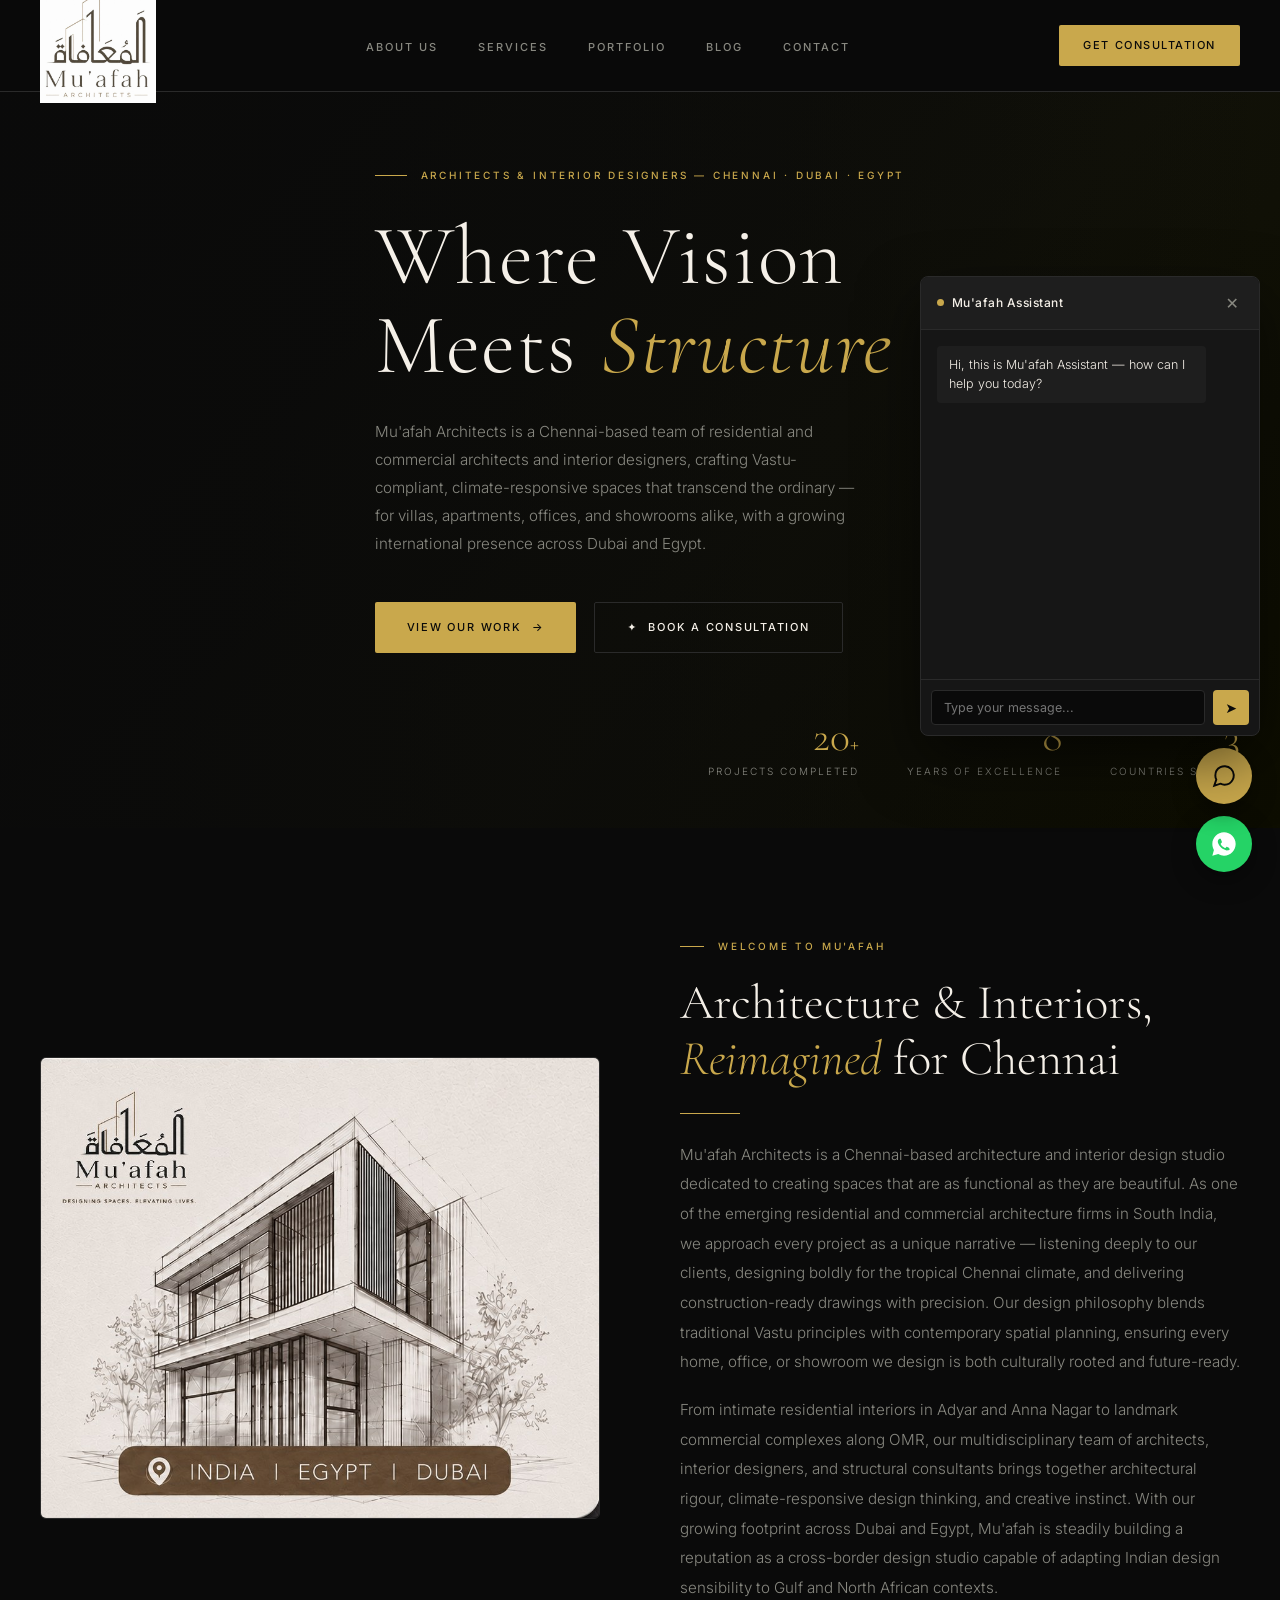
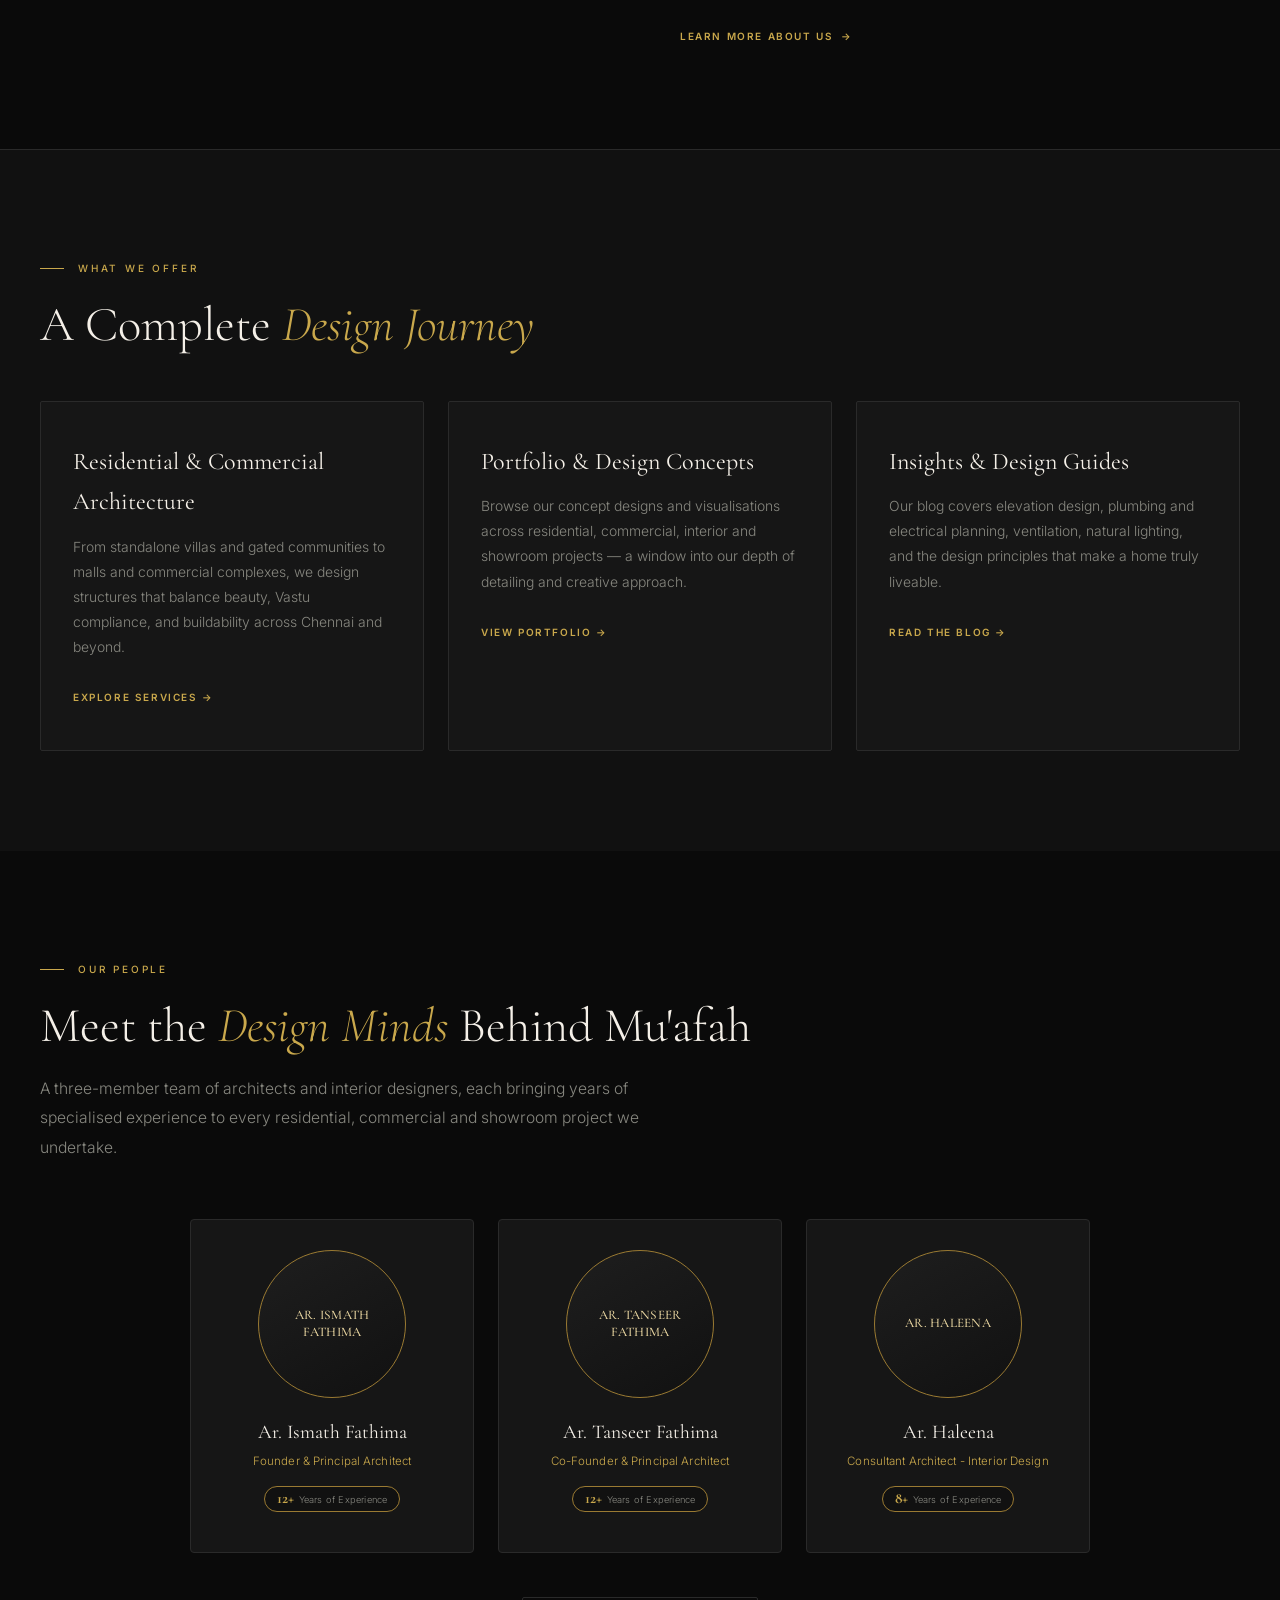
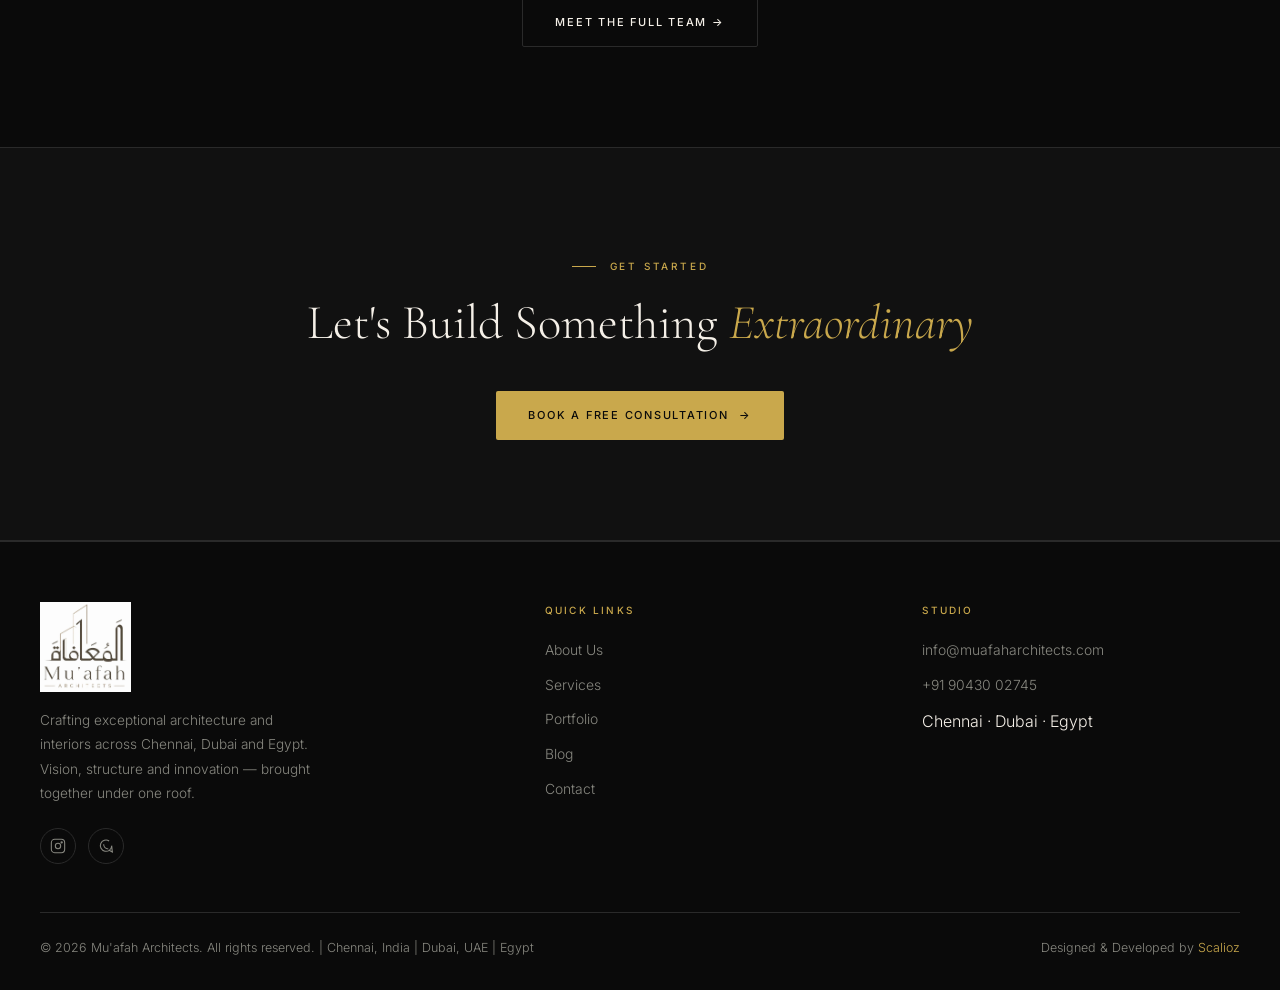
<file: index.html>
<!DOCTYPE html>
<html lang="en">
<head>
<meta charset="UTF-8">
<meta name="viewport" content="width=device-width, initial-scale=1.0">
<title>Best Architects & Interior Designers in Chennai | Mu'afah Architects</title>
<meta name="description" content="Mu'afah Architects is a leading architecture and interior design firm in Chennai, with studios in Chennai, Dubai and Egypt. We design Vastu-compliant, climate-responsive homes, offices, showrooms and commercial buildings. Book a free consultation today.">
<meta name="keywords" content="best architects in chennai, top interior designers in chennai, architect chennai, interior designer chennai, residential architects chennai, commercial architects chennai, luxury interior designers chennai, villa design chennai, apartment interior design chennai, modular kitchen chennai, office interior designers chennai, showroom interior design chennai, vastu compliant home design chennai, sustainable architecture chennai, climate responsive architecture chennai, architects in Dubai, architects in Egypt">
<meta name="robots" content="index, follow">
<meta name="author" content="Mu'afah Architects">
<link rel="canonical" href="https://muafaharchitects.com/">
<meta property="og:type" content="website">
<meta property="og:url" content="https://muafaharchitects.com/">
<meta property="og:title" content="Best Architects & Interior Designers in Chennai | Mu'afah Architects">
<meta property="og:description" content="Residential architects, commercial architects, and luxury interior designers in Chennai, Dubai & Egypt. Vastu-compliant, climate-responsive design for villas, apartments, offices and showrooms.">
<meta property="og:image" content="assets/logo.jpeg">
<meta name="twitter:card" content="summary_large_image">
<link rel="preconnect" href="https://fonts.googleapis.com">
<link rel="preconnect" href="https://fonts.gstatic.com" crossorigin>
<link href="https://fonts.googleapis.com/css2?family=Cormorant+Garamond:ital,wght@0,300;0,400;0,500;0,600;0,700;1,300;1,400&family=Inter:wght@300;400;500;600&display=swap" rel="stylesheet">
<link rel="stylesheet" href="assets/style.css">
<script type="application/ld+json">
{
  "@context": "https://schema.org",
  "@type": "Architect",
  "name": "Mu'afah Architects",
  "description": "Mu'afah Architects is an architecture and interior design firm with studios in Chennai (India), Dubai (UAE) and Suez (Egypt), offering residential architecture, commercial architecture, home interiors, and showroom interior design.",
  "image": "https://muafaharchitects.com/assets/logo.jpeg",
  "url": "https://muafaharchitects.com/",
  "telephone": "+91-90430-02745",
  "priceRange": "₹₹",
  "address": { "@type": "PostalAddress", "addressLocality": "Chennai", "addressRegion": "Tamil Nadu", "addressCountry": "IN" },
  "areaServed": [
    { "@type": "City", "name": "Chennai" },
    { "@type": "City", "name": "Dubai" },
    { "@type": "Country", "name": "Egypt" }
  ]
}
</script>
</head>
<body>

<!-- ═══ NAV ═══ -->
<nav id="nav">
  <div class="container nav-inner">
    <a href="index.html" class="nav-logo"><img src="assets/logo.jpeg" alt="Mu'afah Architects"></a>
    <ul class="nav-links">
      <li><a href="about.html">About Us</a></li>
      <li><a href="services.html">Services</a></li>
      <li><a href="portfolio.html">Portfolio</a></li>
      <li><a href="blog/index.html">Blog</a></li>
      <li><a href="contact.html">Contact</a></li>
    </ul>
    <a href="contact.html" class="nav-cta">Get Consultation</a>
    <button class="nav-toggle" id="nav-toggle" aria-label="Menu"><span></span><span></span><span></span></button>
  </div>
</nav>
<div id="mobile-nav">
  <a href="about.html">About Us</a>
  <a href="services.html">Services</a>
  <a href="portfolio.html">Portfolio</a>
  <a href="blog/index.html">Blog</a>
  <a href="contact.html">Contact</a>
  <a href="contact.html" class="m-cta">Get Consultation</a>
</div>

<!-- ═══ HERO ═══ -->
<section id="hero">
  <div class="hero-bg"></div>
  <div class="hero-overlay"></div>
  <div class="container hero-content">
    <div class="hero-eyebrow">Architects & Interior Designers — Chennai · Dubai · Egypt</div>
    <h1 class="hero-h1">Where Vision<br>Meets <em>Structure</em></h1>
    <p class="hero-sub">Mu'afah Architects is a Chennai-based team of residential and commercial architects and interior designers, crafting Vastu-compliant, climate-responsive spaces that transcend the ordinary — for villas, apartments, offices, and showrooms alike, with a growing international presence across Dubai and Egypt.</p>
    <div class="hero-actions">
      <a href="portfolio.html" class="btn-primary"><span>View Our Work</span><span>→</span></a>
      <a href="contact.html" class="btn-ghost"><span>✦</span><span>Book a Consultation</span></a>
    </div>
  </div>
  <div class="hero-stats">
    <div class="stat-item"><div class="stat-num">20<span style="font-size:1.4rem">+</span></div><div class="stat-label">Projects Completed</div></div>
    <div class="stat-item"><div class="stat-num">8</div><div class="stat-label">Years of Excellence</div></div>
    <div class="stat-item"><div class="stat-num">3</div><div class="stat-label">Countries Served</div></div>
  </div>
</section>

<!-- ═══ INTRO ═══ -->
<section id="intro">
  <div class="container">
    <div class="about-grid">
      <div class="reveal" style="border-radius:6px;overflow:hidden;border:1px solid var(--divider)">
        <img src="assets/brand/muafah-banner.jpg" alt="Mu'afah Architects — Designing Spaces. Elevating Lives. Studios in India, Egypt, Dubai" loading="lazy" style="width:100%;height:auto;display:block">
      </div>
      <div class="reveal">
        <div class="section-eyebrow">Welcome to Mu'afah</div>
        <h2 class="section-title">Architecture & Interiors, <em>Reimagined</em> for Chennai</h2>
        <div class="gold-rule"></div>
        <div class="body-text">
          <p>Mu'afah Architects is a Chennai-based architecture and interior design studio dedicated to creating spaces that are as functional as they are beautiful. As one of the emerging residential and commercial architecture firms in South India, we approach every project as a unique narrative — listening deeply to our clients, designing boldly for the tropical Chennai climate, and delivering construction-ready drawings with precision. Our design philosophy blends traditional Vastu principles with contemporary spatial planning, ensuring every home, office, or showroom we design is both culturally rooted and future-ready.</p>
          <p>From intimate residential interiors in Adyar and Anna Nagar to landmark commercial complexes along OMR, our multidisciplinary team of architects, interior designers, and structural consultants brings together architectural rigour, climate-responsive design thinking, and creative instinct. With our growing footprint across Dubai and Egypt, Mu'afah is steadily building a reputation as a cross-border design studio capable of adapting Indian design sensibility to Gulf and North African contexts.</p>
        </div>
        <a href="about.html" class="preview-link" style="display:inline-flex;align-items:center;gap:8px;margin-top:8px">Learn more about us <span>→</span></a>
      </div>
    </div>
  </div>
</section>

<!-- ═══ PREVIEW STRIP ═══ -->
<section class="preview-strip">
  <div class="container">
    <div class="section-eyebrow reveal">What We Offer</div>
    <h2 class="section-title reveal">A Complete <em>Design Journey</em></h2>
    <div class="preview-grid">
      <div class="preview-card reveal">
        <h4>Residential & Commercial Architecture</h4>
        <p>From standalone villas and gated communities to malls and commercial complexes, we design structures that balance beauty, Vastu compliance, and buildability across Chennai and beyond.</p>
        <a href="services.html" class="preview-link">Explore Services →</a>
      </div>
      <div class="preview-card reveal">
        <h4>Portfolio & Design Concepts</h4>
        <p>Browse our concept designs and visualisations across residential, commercial, interior and showroom projects — a window into our depth of detailing and creative approach.</p>
        <a href="portfolio.html" class="preview-link">View Portfolio →</a>
      </div>
      <div class="preview-card reveal">
        <h4>Insights & Design Guides</h4>
        <p>Our blog covers elevation design, plumbing and electrical planning, ventilation, natural lighting, and the design principles that make a home truly liveable.</p>
        <a href="blog/index.html" class="preview-link">Read the Blog →</a>
      </div>
    </div>
  </div>
</section>

<!-- ═══ TEAM TEASER ═══ -->
<section id="team-teaser">
  <div class="container">
    <div class="section-eyebrow reveal">Our People</div>
    <h2 class="section-title reveal">Meet the <em>Design Minds</em> Behind Mu'afah</h2>
    <p class="page-sub reveal" style="margin-top:20px">A three-member team of architects and interior designers, each bringing years of specialised experience to every residential, commercial and showroom project we undertake.</p>
    <div class="team-grid" style="grid-template-columns:repeat(3,1fr)">
      <div class="team-card reveal">
        <div class="team-photo-wrap">
          <div class="team-photo-placeholder"><span>AR. ISMATH FATHIMA</span></div>
        </div>
        <h3 class="team-name">Ar. Ismath Fathima</h3>
        <p class="team-title">Founder & Principal Architect</p>
        <div class="team-exp-tag"><strong>12+</strong><p>Years of Experience</p></div>
      </div>
      <div class="team-card reveal">
        <div class="team-photo-wrap">
          <div class="team-photo-placeholder"><span>AR. TANSEER FATHIMA</span></div>
        </div>
        <h3 class="team-name">Ar. Tanseer Fathima</h3>
        <p class="team-title">Co-Founder & Principal Architect</p>
        <div class="team-exp-tag"><strong>12+</strong><p>Years of Experience</p></div>
      </div>
      <div class="team-card reveal">
        <div class="team-photo-wrap">
          <div class="team-photo-placeholder"><span>AR. HALEENA</span></div>
        </div>
        <h3 class="team-name">Ar. Haleena</h3>
        <p class="team-title">Consultant Architect - Interior Design</p>
        <div class="team-exp-tag"><strong>8+</strong><p>Years of Experience</p></div>
      </div>
    </div>
    <div style="text-align:center;margin-top:44px">
      <a href="about.html#team" class="btn-ghost reveal">Meet the Full Team →</a>
    </div>
  </div>
</section>

<!-- ═══ CTA ═══ -->
<section class="cta-strip">
  <div class="container">
    <div class="section-eyebrow reveal" style="justify-content:center">Get Started</div>
    <h2 class="section-title reveal">Let's Build Something <em>Extraordinary</em></h2>
    <a href="contact.html" class="btn-primary reveal" style="margin-top:12px"><span>Book a Free Consultation</span><span>→</span></a>
  </div>
</section>

<!-- ═══ FOOTER ═══ -->
<footer>
  <div class="container">
    <div class="footer-grid">
      <div>
        <a href="index.html" class="footer-logo"><img src="assets/logo.jpeg" alt="Mu'afah Architects"></a>
        <p class="footer-about">Crafting exceptional architecture and interiors across Chennai, Dubai and Egypt. Vision, structure and innovation — brought together under one roof.</p>
        <div class="footer-social">
          <a href="#" target="_blank" rel="noopener" class="social-icon" aria-label="Instagram"><svg viewBox="0 0 24 24" fill="none" stroke="currentColor" stroke-width="1.6"><rect x="2" y="2" width="20" height="20" rx="5"/><circle cx="12" cy="12" r="4"/><circle cx="17.5" cy="6.5" r="1"/></svg></a>
          <a href="https://wa.me/919043002745" target="_blank" rel="noopener" class="social-icon" aria-label="WhatsApp"><svg viewBox="0 0 24 24" fill="none" stroke="currentColor" stroke-width="1.6"><path d="M20.5 11.5a8.5 8.5 0 1 1-3.8-7.1M20.5 11.5L21.5 21l-4.2-2.2"/><path d="M8.5 9.5c0 4 3 7 7 7"/></svg></a>
        </div>
      </div>
      <div class="footer-col">
        <h5>Quick Links</h5>
        <div class="footer-links">
          <a href="about.html">About Us</a>
          <a href="services.html">Services</a>
          <a href="portfolio.html">Portfolio</a>
          <a href="blog/index.html">Blog</a>
          <a href="contact.html">Contact</a>
        </div>
      </div>
      <div class="footer-col">
        <h5>Studio</h5>
        <div class="footer-links">
          <a href="mailto:info@muafaharchitects.com">info@muafaharchitects.com</a>
          <a href="tel:+919043002745">+91 90430 02745</a>
          <span>Chennai · Dubai · Egypt</span>
        </div>
      </div>
    </div>
    <div class="footer-bottom">
      <p>© 2026 Mu'afah Architects. All rights reserved. | Chennai, India | Dubai, UAE | Egypt</p>
      <p>Designed & Developed by <span>Scalioz</span></p>
    </div>
  </div>
</footer>

<a href="https://wa.me/919043002745?text=Hello%20Mu'afah%20Architects%2C%20I%27d%20like%20to%20know%20more%20about%20your%20services." target="_blank" rel="noopener" id="float-wa" aria-label="Chat on WhatsApp">
  <svg viewBox="0 0 24 24" fill="white"><path d="M12 2C6.48 2 2 6.48 2 12c0 1.85.5 3.58 1.36 5.07L2 22l5.07-1.33A9.94 9.94 0 0012 22c5.52 0 10-4.48 10-10S17.52 2 12 2zm5.2 14.2c-.22.6-1.3 1.18-1.78 1.25-.46.07-1.03.1-1.66-.1-.38-.12-.87-.28-1.5-.55-2.64-1.14-4.36-3.8-4.5-3.98-.13-.18-1.07-1.42-1.07-2.71s.68-1.92.92-2.18c.24-.26.52-.33.7-.33h.5c.16 0 .38-.06.59.45.22.53.74 1.83.8 1.96.07.13.11.29.02.46-.32.65-.68.9-.9 1.15-.13.14-.27.3-.12.56.62 1.1 1.27 1.84 2.2 2.46.78.52 1.26.69 1.45.77.18.08.29.07.4-.05.14-.16.6-.66.76-.89.16-.23.32-.19.53-.11.21.08 1.36.66 1.6.78.23.12.39.18.45.28.06.1.06.59-.16 1.18z"/></svg>
</a>

<script src="assets/script.js"></script>
</body>
</html>
</file>
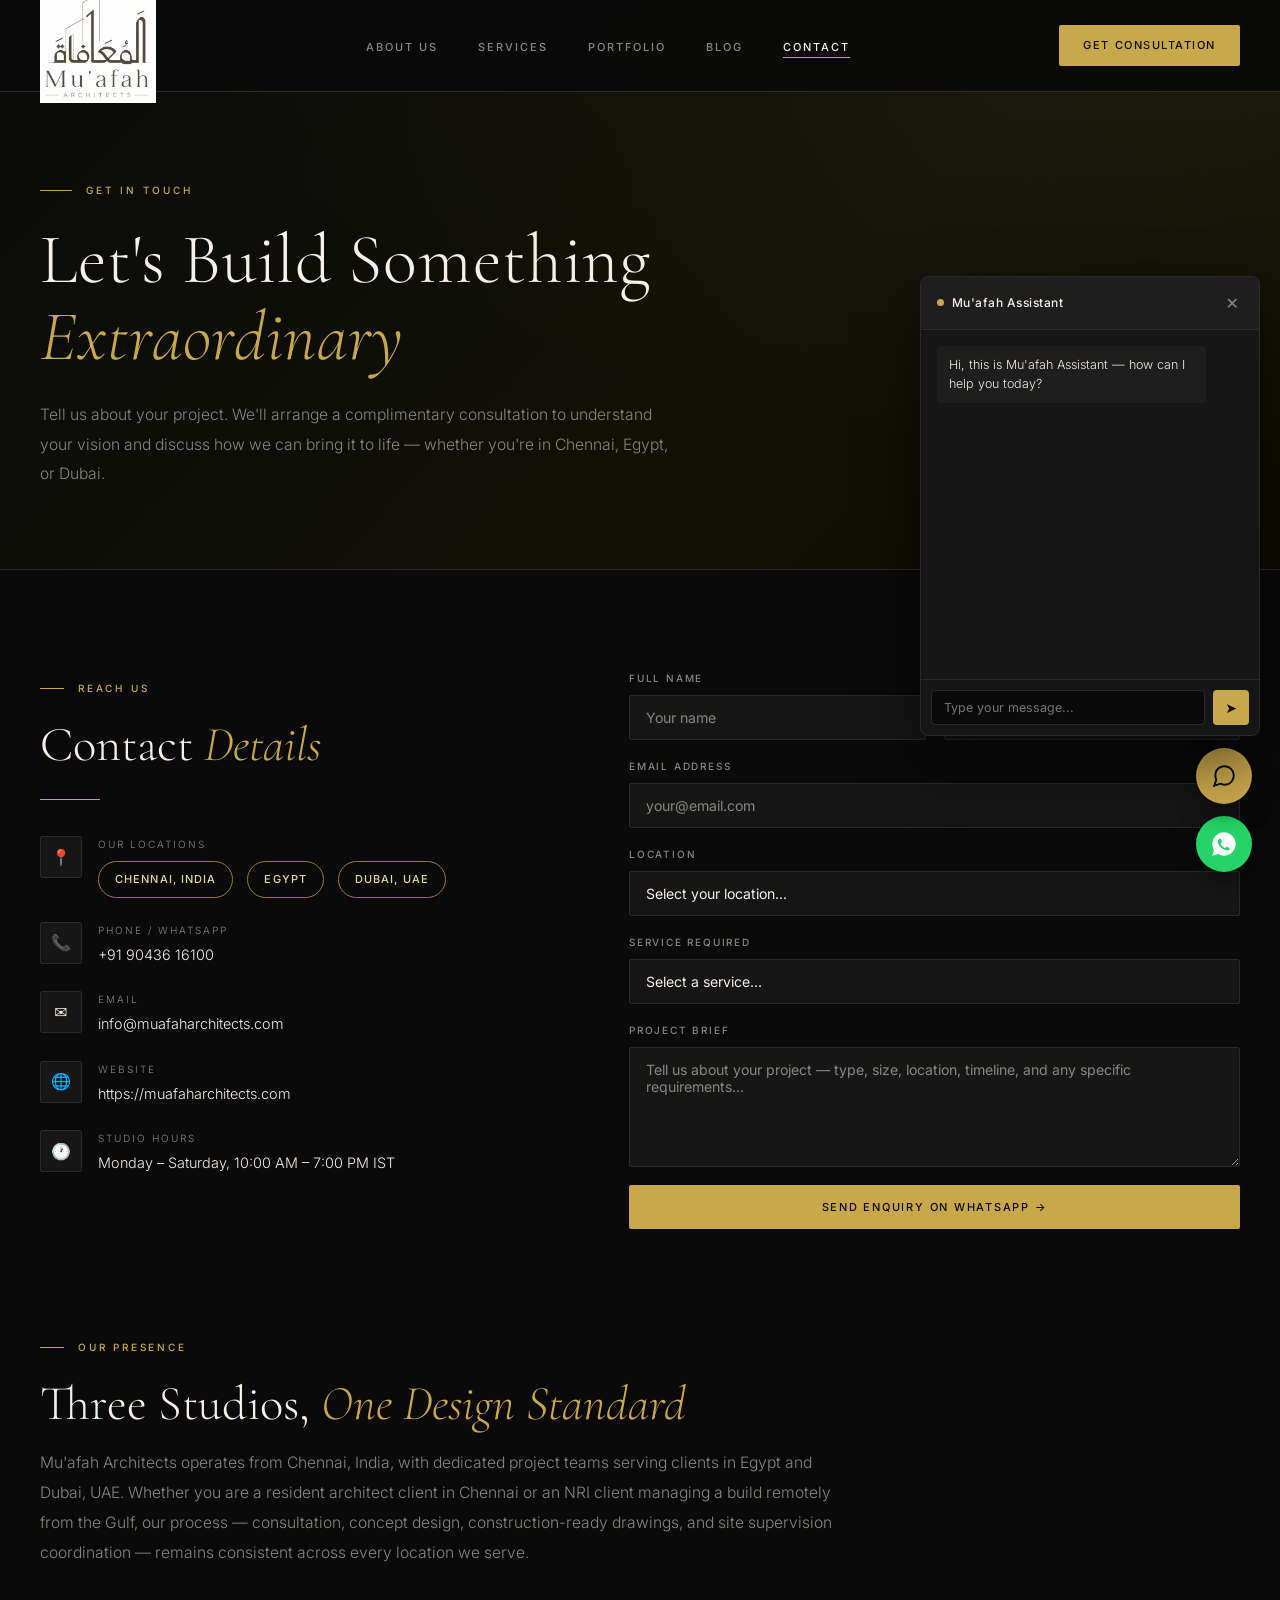
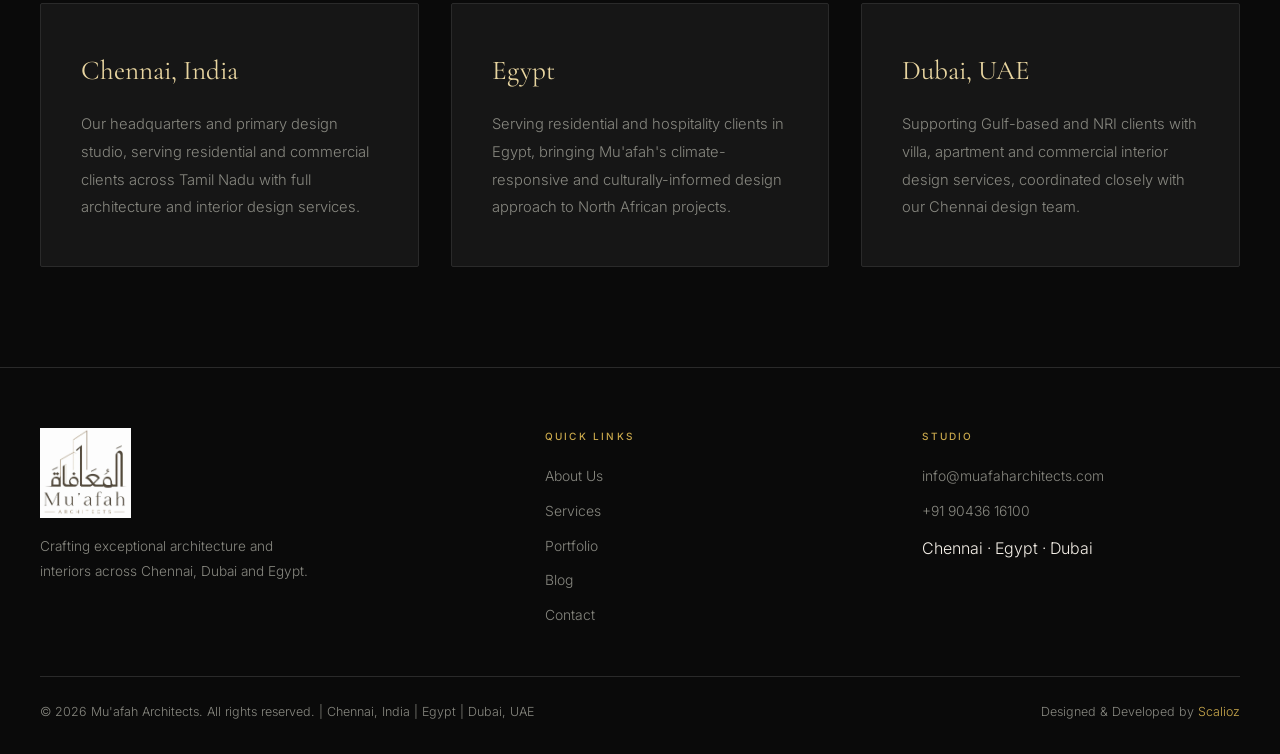
<file: contact.html>
<!DOCTYPE html>
<html lang="en">
<head>
<meta charset="UTF-8">
<meta name="viewport" content="width=device-width, initial-scale=1.0">
<title>Contact Us | Mu'afah Architects — Chennai, Egypt & Dubai</title>
<meta name="description" content="Get in touch with Mu'afah Architects for a free consultation. Studios in Chennai (India), Egypt and Dubai (UAE). Call, WhatsApp, or fill out our enquiry form to start your architecture or interior design project.">
<meta name="keywords" content="contact mu'afah architects, architects chennai contact, interior designers chennai contact, architecture firm dubai, architecture firm egypt, book architect consultation chennai">
<meta name="robots" content="index, follow">
<link rel="canonical" href="https://muafaharchitects.com/contact.html">
<link rel="preconnect" href="https://fonts.googleapis.com">
<link rel="preconnect" href="https://fonts.gstatic.com" crossorigin>
<link href="https://fonts.googleapis.com/css2?family=Cormorant+Garamond:ital,wght@0,300;0,400;0,500;0,600;0,700;1,300;1,400&family=Inter:wght@300;400;500;600&display=swap" rel="stylesheet">
<link rel="stylesheet" href="assets/style.css">
</head>
<body>

<nav id="nav">
  <div class="container nav-inner">
    <a href="index.html" class="nav-logo"><img src="assets/logo.jpeg" alt="Mu'afah Architects"></a>
    <ul class="nav-links">
      <li><a href="about.html">About Us</a></li>
      <li><a href="services.html">Services</a></li>
      <li><a href="portfolio.html">Portfolio</a></li>
      <li><a href="blog/index.html">Blog</a></li>
      <li><a href="contact.html" class="active">Contact</a></li>
    </ul>
    <a href="contact.html" class="nav-cta">Get Consultation</a>
    <button class="nav-toggle" id="nav-toggle" aria-label="Menu"><span></span><span></span><span></span></button>
  </div>
</nav>
<div id="mobile-nav">
  <a href="about.html">About Us</a>
  <a href="services.html">Services</a>
  <a href="portfolio.html">Portfolio</a>
  <a href="blog/index.html">Blog</a>
  <a href="contact.html">Contact</a>
  <a href="contact.html" class="m-cta">Get Consultation</a>
</div>

<section class="page-hero">
  <div class="container">
    <div class="page-eyebrow">Get In Touch</div>
    <h1 class="page-h1">Let's Build Something <em>Extraordinary</em></h1>
    <p class="page-sub">Tell us about your project. We'll arrange a complimentary consultation to understand your vision and discuss how we can bring it to life — whether you're in Chennai, Egypt, or Dubai.</p>
  </div>
</section>

<section>
  <div class="container">
    <div class="contact-grid">
      <div class="reveal">
        <div class="section-eyebrow">Reach Us</div>
        <h2 class="section-title">Contact <em>Details</em></h2>
        <div class="gold-rule"></div>
        <div class="contact-info-items">
          <div class="contact-info-item">
            <div class="c-icon">📍</div>
            <div>
              <div class="c-label">Our Locations</div>
              <div class="locations-list">
                <span class="loc-chip">Chennai, India</span>
                <span class="loc-chip">Egypt</span>
                <span class="loc-chip">Dubai, UAE</span>
              </div>
            </div>
          </div>
          <div class="contact-info-item">
            <div class="c-icon">📞</div>
            <div><div class="c-label">Phone / WhatsApp</div><div class="c-val"><a href="tel:+919043616100">+91 90436 16100</a></div></div>
          </div>
          <div class="contact-info-item">
            <div class="c-icon">✉️</div>
            <div><div class="c-label">Email</div><div class="c-val"><a href="mailto:info@muafaharchitects.com">info@muafaharchitects.com</a></div></div>
          </div>
          <div class="contact-info-item">
            <div class="c-icon">🌐</div>
            <div><div class="c-label">Website</div><div class="c-val"><a href="https://muafaharchitects.com">https://muafaharchitects.com</a></div></div>
          </div>
          <div class="contact-info-item">
            <div class="c-icon">🕐</div>
            <div><div class="c-label">Studio Hours</div><div class="c-val">Monday – Saturday, 10:00 AM – 7:00 PM IST</div></div>
          </div>
        </div>
      </div>

      <div class="reveal">
        <div class="contact-form">
          <div class="form-row">
            <div class="form-group"><label>Full Name</label><input type="text" class="form-input" id="cf-name" placeholder="Your name"></div>
            <div class="form-group"><label>Phone / WhatsApp</label><input type="tel" class="form-input" id="cf-phone" placeholder="+91..."></div>
          </div>
          <div class="form-group"><label>Email Address</label><input type="email" class="form-input" id="cf-email" placeholder="your@email.com"></div>
          <div class="form-group">
            <label>Location</label>
            <select class="form-select" id="cf-location">
              <option value="" disabled selected>Select your location...</option>
              <option>Chennai, India</option>
              <option>Egypt</option>
              <option>Dubai, UAE</option>
              <option>Other</option>
            </select>
          </div>
          <div class="form-group">
            <label>Service Required</label>
            <select class="form-select" id="cf-service">
              <option value="" disabled selected>Select a service...</option>
              <option>Residential Space Design</option>
              <option>Commercial Space Design</option>
              <option>Residential Interiors</option>
              <option>Showroom / Office Interiors</option>
              <option>Other / Not Sure Yet</option>
            </select>
          </div>
          <div class="form-group"><label>Project Brief</label><textarea class="form-textarea" id="cf-brief" placeholder="Tell us about your project — type, size, location, timeline, and any specific requirements..."></textarea></div>
          <button class="form-submit" onclick="handleContactSubmit(event)">Send Enquiry on WhatsApp →</button>
        </div>
      </div>
    </div>
  </div>
</section>

<section style="padding-top:0">
  <div class="container">
    <div class="section-eyebrow reveal">Our Presence</div>
    <h2 class="section-title reveal">Three Studios, <em>One Design Standard</em></h2>
    <p class="page-sub reveal" style="margin-top:16px;max-width:800px">Mu'afah Architects operates from Chennai, India, with dedicated project teams serving clients in Egypt and Dubai, UAE. Whether you are a resident architect client in Chennai or an NRI client managing a build remotely from the Gulf, our process — consultation, concept design, construction-ready drawings, and site supervision coordination — remains consistent across every location we serve.</p>
    <div class="vm-grid" style="grid-template-columns:repeat(3,1fr);margin-top:36px">
      <div class="vm-card reveal"><h3>Chennai, India</h3><p>Our headquarters and primary design studio, serving residential and commercial clients across Tamil Nadu with full architecture and interior design services.</p></div>
      <div class="vm-card reveal"><h3>Egypt</h3><p>Serving residential and hospitality clients in Egypt, bringing Mu'afah's climate-responsive and culturally-informed design approach to North African projects.</p></div>
      <div class="vm-card reveal"><h3>Dubai, UAE</h3><p>Supporting Gulf-based and NRI clients with villa, apartment and commercial interior design services, coordinated closely with our Chennai design team.</p></div>
    </div>
  </div>
</section>

<footer>
  <div class="container">
    <div class="footer-grid">
      <div>
        <a href="index.html" class="footer-logo"><img src="assets/logo.jpeg" alt="Mu'afah Architects"></a>
        <p class="footer-about">Crafting exceptional architecture and interiors across Chennai, Dubai and Egypt.</p>
      </div>
      <div class="footer-col">
        <h5>Quick Links</h5>
        <div class="footer-links">
          <a href="about.html">About Us</a>
          <a href="services.html">Services</a>
          <a href="portfolio.html">Portfolio</a>
          <a href="blog/index.html">Blog</a>
          <a href="contact.html">Contact</a>
        </div>
      </div>
      <div class="footer-col">
        <h5>Studio</h5>
        <div class="footer-links">
          <a href="mailto:info@muafaharchitects.com">info@muafaharchitects.com</a>
          <a href="tel:+919043616100">+91 90436 16100</a>
          <span>Chennai · Egypt · Dubai</span>
        </div>
      </div>
    </div>
    <div class="footer-bottom">
      <p>© 2026 Mu'afah Architects. All rights reserved. | Chennai, India | Egypt | Dubai, UAE</p>
      <p>Designed & Developed by <span>Scalioz</span></p>
    </div>
  </div>
</footer>

<a href="https://wa.me/919043616100" target="_blank" rel="noopener" id="float-wa" aria-label="Chat on WhatsApp"><svg viewBox="0 0 24 24" fill="white"><path d="M12 2C6.48 2 2 6.48 2 12c0 1.85.5 3.58 1.36 5.07L2 22l5.07-1.33A9.94 9.94 0 0012 22c5.52 0 10-4.48 10-10S17.52 2 12 2zm5.2 14.2c-.22.6-1.3 1.18-1.78 1.25-.46.07-1.03.1-1.66-.1-.38-.12-.87-.28-1.5-.55-2.64-1.14-4.36-3.8-4.5-3.98-.13-.18-1.07-1.42-1.07-2.71s.68-1.92.92-2.18c.24-.26.52-.33.7-.33h.5c.16 0 .38-.06.59.45.22.53.74 1.83.8 1.96.07.13.11.29.02.46-.32.65-.68.9-.9 1.15-.13.14-.27.3-.12.56.62 1.1 1.27 1.84 2.2 2.46.78.52 1.26.69 1.45.77.18.08.29.07.4-.05.14-.16.6-.66.76-.89.16-.23.32-.19.53-.11.21.08 1.36.66 1.6.78.23.12.39.18.45.28.06.1.06.59-.16 1.18z"/></svg></a>

<script src="assets/script.js"></script>
</body>
</html>
</file>
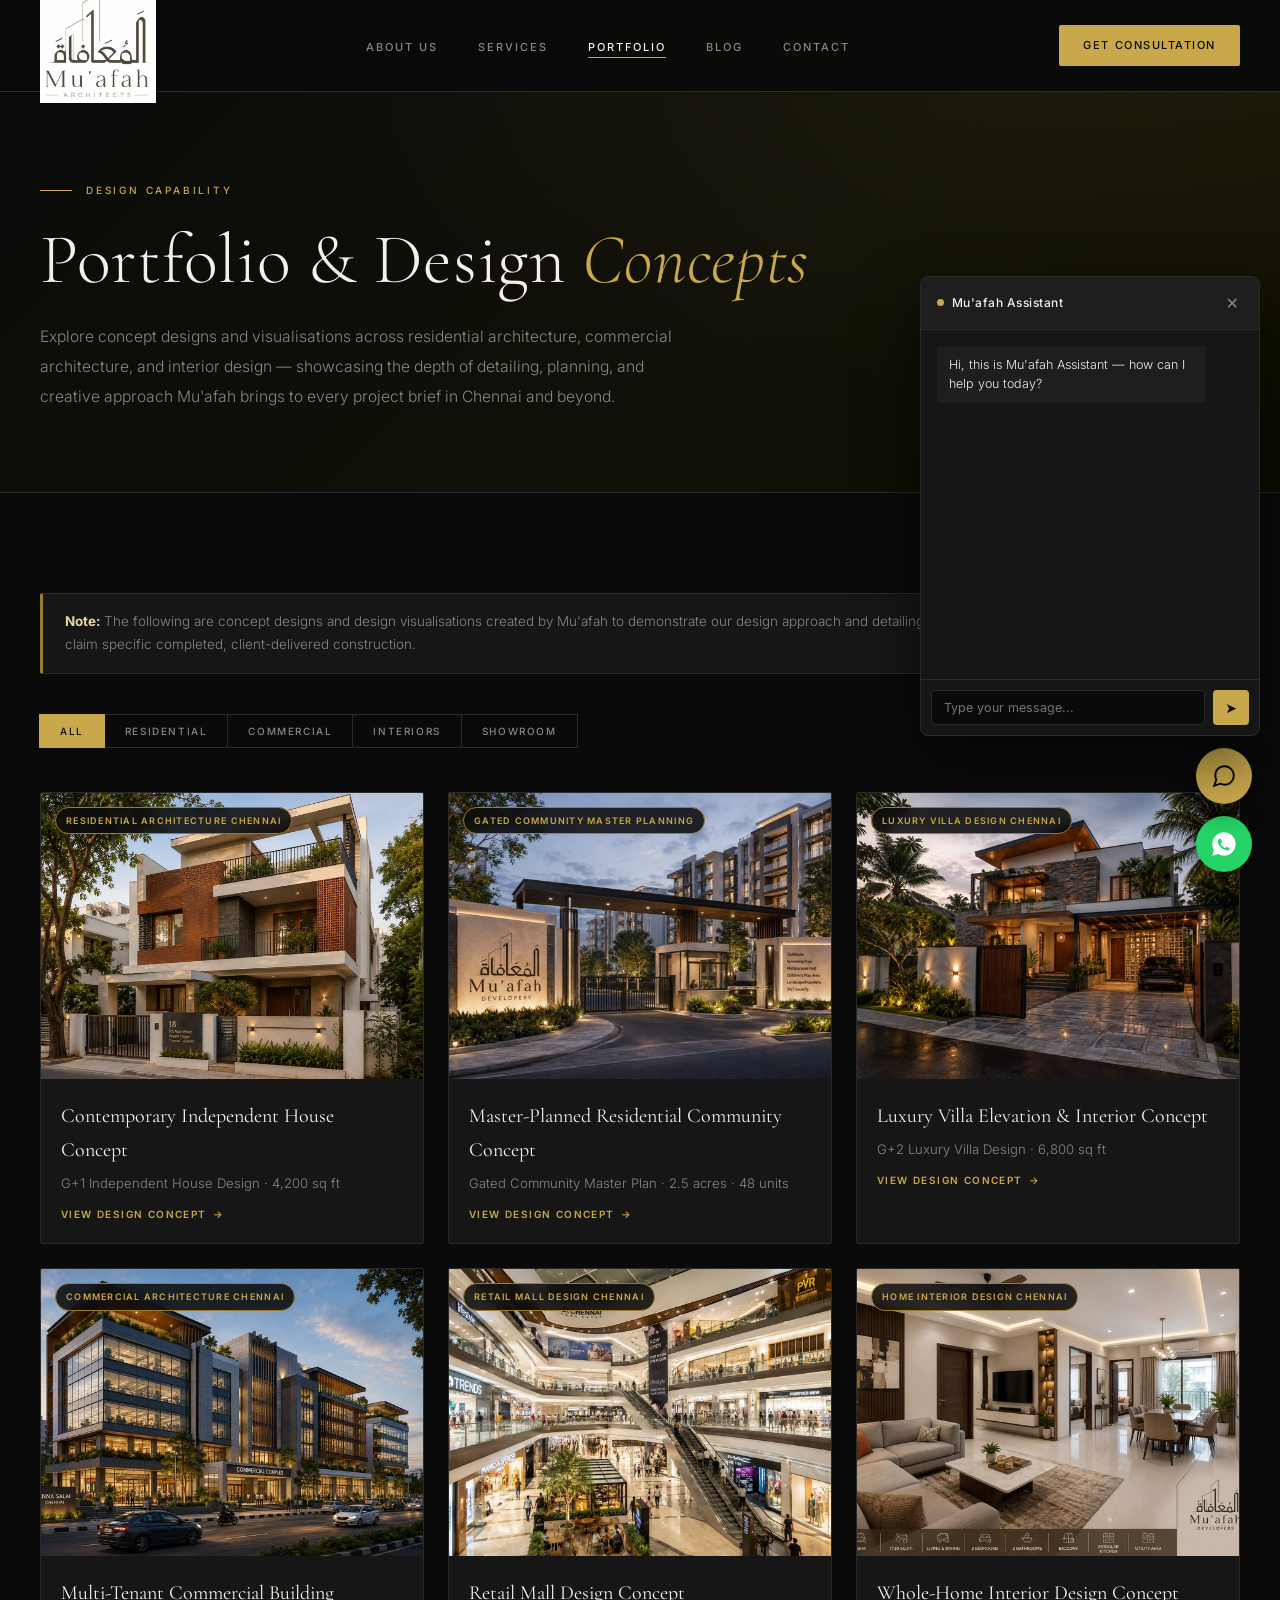
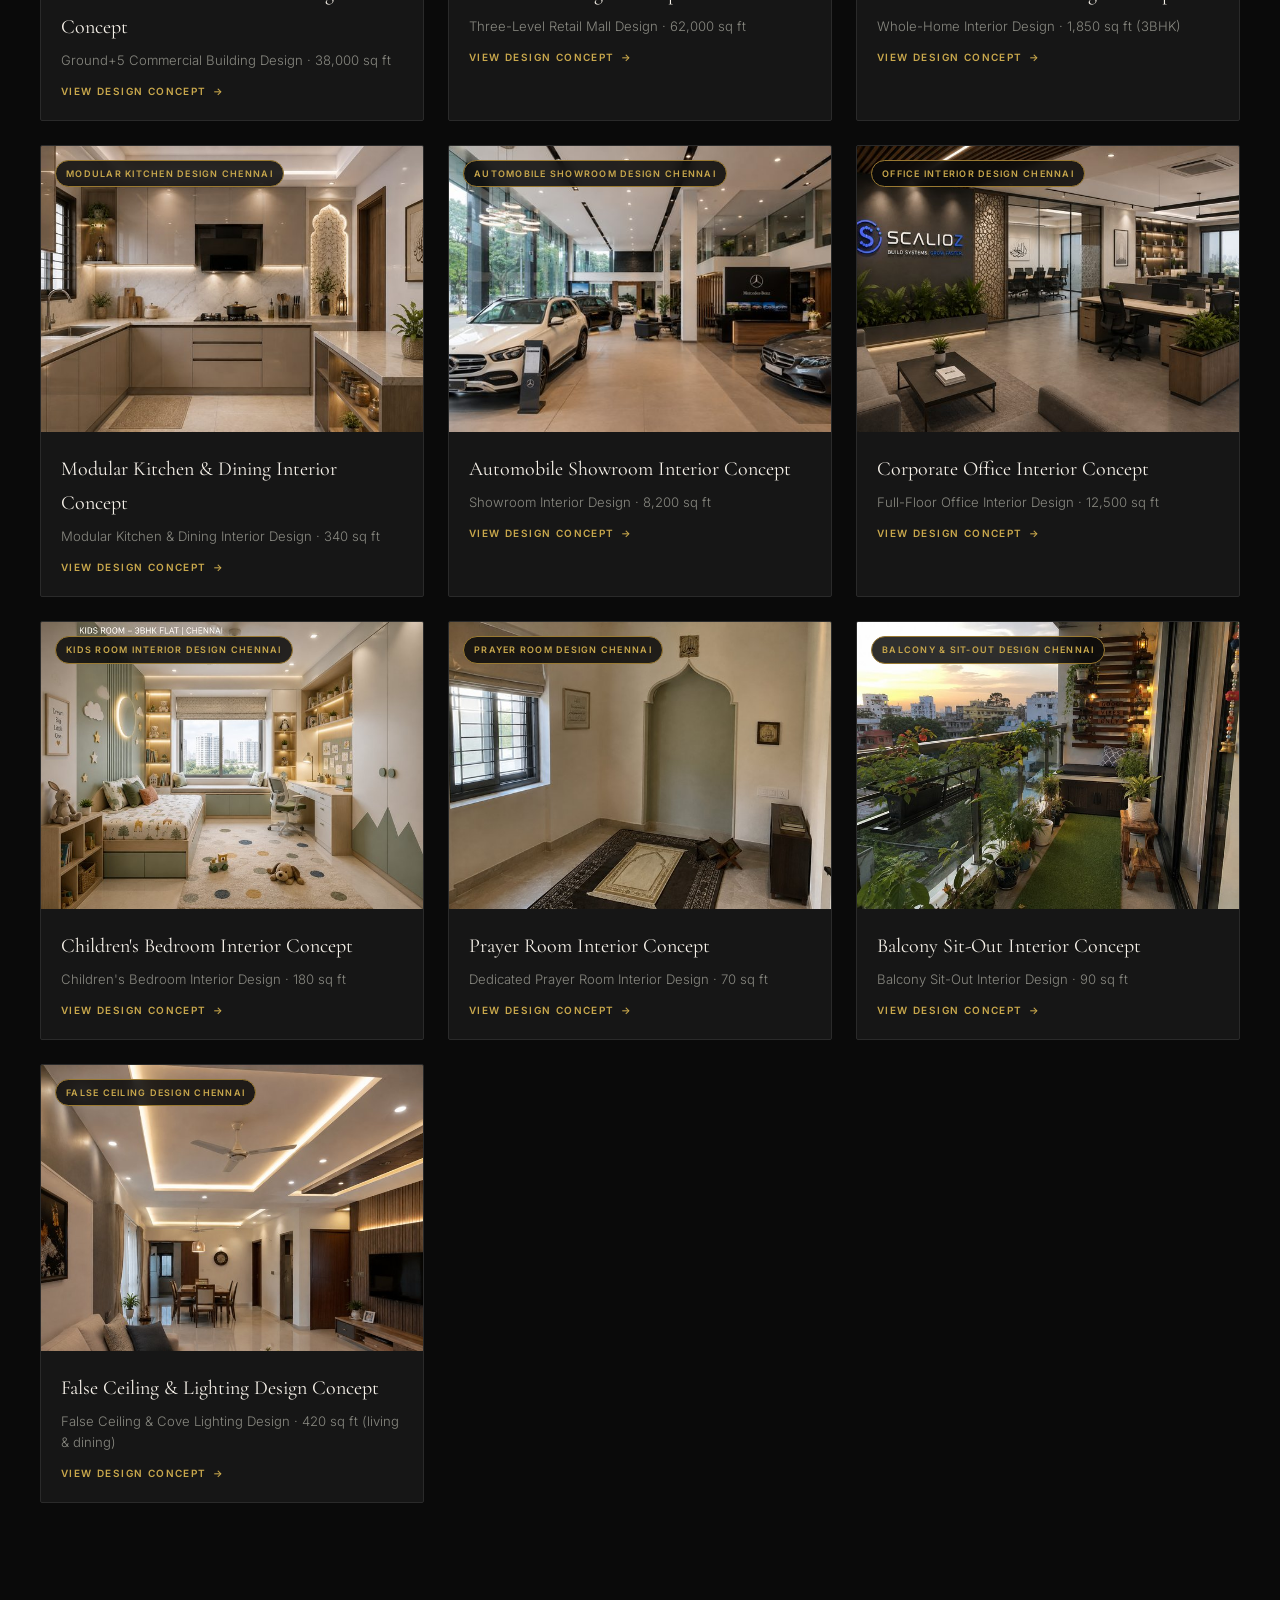
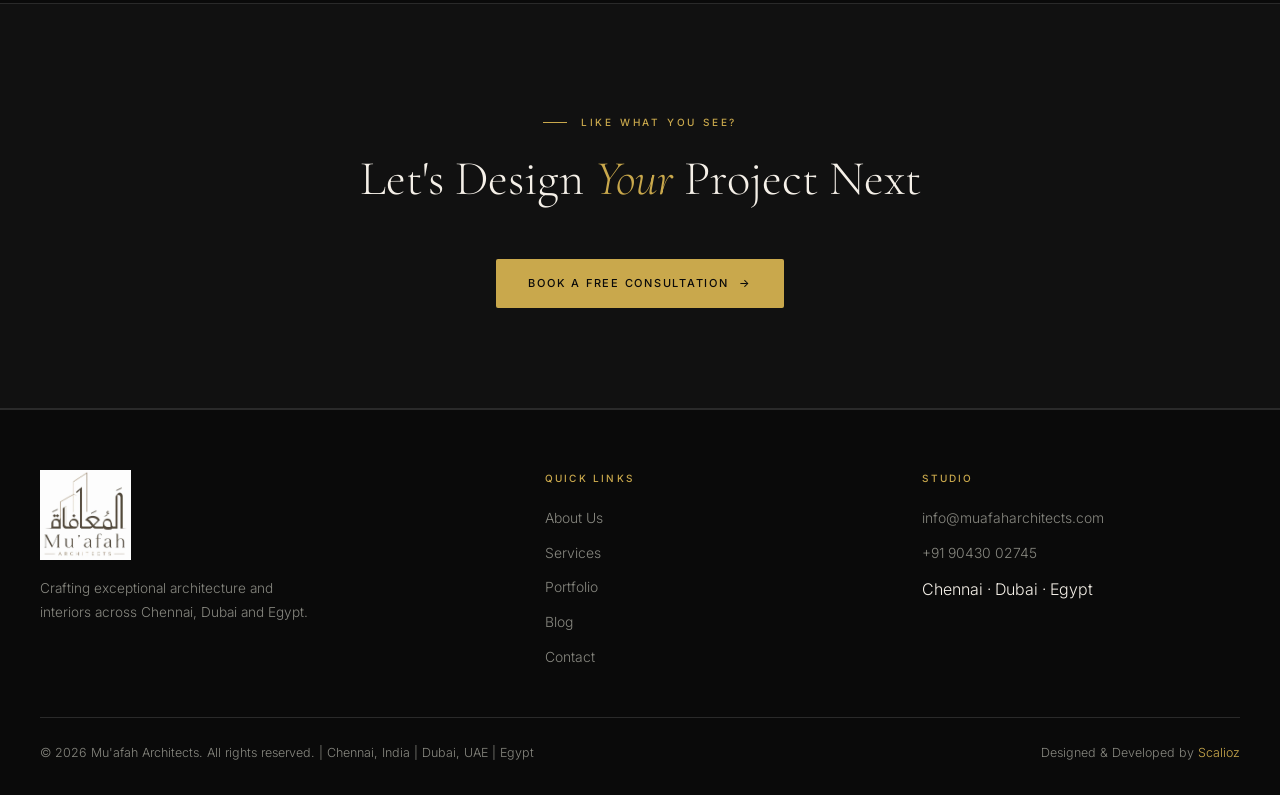
<file: portfolio.html>
<!DOCTYPE html>
<html lang="en">
<head>
<meta charset="UTF-8">
<meta name="viewport" content="width=device-width, initial-scale=1.0">
<title>Portfolio — Architecture & Interior Design Concepts | Mu'afah Architects Chennai</title>
<meta name="description" content="Explore Mu'afah Architects' portfolio of residential, commercial, interior and showroom design concepts in Chennai — villas, apartments, gated communities, offices, malls, jewellery showrooms and more.">
<meta name="keywords" content="architecture portfolio chennai, interior design portfolio chennai, villa design concepts, showroom design concepts, commercial architecture portfolio chennai">
<meta name="robots" content="index, follow">
<link rel="canonical" href="https://muafaharchitects.com/portfolio.html">
<link rel="preconnect" href="https://fonts.googleapis.com">
<link rel="preconnect" href="https://fonts.gstatic.com" crossorigin>
<link href="https://fonts.googleapis.com/css2?family=Cormorant+Garamond:ital,wght@0,300;0,400;0,500;0,600;0,700;1,300;1,400&family=Inter:wght@300;400;500;600&display=swap" rel="stylesheet">
<link rel="stylesheet" href="assets/style.css">
</head>
<body>

<nav id="nav">
  <div class="container nav-inner">
    <a href="index.html" class="nav-logo"><img src="assets/logo.jpeg" alt="Mu'afah Architects"></a>
    <ul class="nav-links">
      <li><a href="about.html">About Us</a></li>
      <li><a href="services.html">Services</a></li>
      <li><a href="portfolio.html" class="active">Portfolio</a></li>
      <li><a href="blog/index.html">Blog</a></li>
      <li><a href="contact.html">Contact</a></li>
    </ul>
    <a href="contact.html" class="nav-cta">Get Consultation</a>
    <button class="nav-toggle" id="nav-toggle" aria-label="Menu"><span></span><span></span><span></span></button>
  </div>
</nav>
<div id="mobile-nav">
  <a href="about.html">About Us</a>
  <a href="services.html">Services</a>
  <a href="portfolio.html">Portfolio</a>
  <a href="blog/index.html">Blog</a>
  <a href="contact.html">Contact</a>
  <a href="contact.html" class="m-cta">Get Consultation</a>
</div>

<section class="page-hero">
  <div class="container">
    <div class="page-eyebrow">Design Capability</div>
    <h1 class="page-h1">Portfolio & Design <em>Concepts</em></h1>
    <p class="page-sub">Explore concept designs and visualisations across residential architecture, commercial architecture, and interior design — showcasing the depth of detailing, planning, and creative approach Mu'afah brings to every project brief in Chennai and beyond.</p>
  </div>
</section>

<section>
  <div class="container">
    <div class="portfolio-disclaimer reveal">
      <strong>Note:</strong> The following are concept designs and design visualisations created by Mu'afah to demonstrate our design approach and detailing — they illustrate our capability rather than claim specific completed, client-delivered construction.
    </div>

    <div class="filter-tabs reveal">
      <button class="filter-tab active" data-filter="all">All</button>
      <button class="filter-tab" data-filter="residential">Residential</button>
      <button class="filter-tab" data-filter="commercial">Commercial</button>
      <button class="filter-tab" data-filter="interiors">Interiors</button>
      <button class="filter-tab" data-filter="showroom">Showroom</button>
    </div>

    <div class="case-grid reveal">

      <div class="case-card show" data-cat="residential"
        data-badge="Residential Architecture Chennai" data-title="Contemporary Independent House Concept"
        data-type="G+1 Independent House Design" data-area="4,200 sq ft" data-duration="6 weeks (concept to working drawings)"
        data-hero="assets/services/standalone-houses.jpg"
        data-overview="A contemporary independent house concept developed for a joint family brief — two generations sharing one home, each needing private space alongside generous shared living areas. The design process ran roughly six weeks from initial brief to finalised working drawings, including two rounds of client review."
        data-features="Cross-ventilated floor plan with a central double-height living space, a private ground-floor wing for elderly parents with an attached accessible bathroom, a street-facing elevation using locally-sourced stone cladding, and a flat roof designed with solar-panel provision built in from the start rather than retrofitted later."
        data-requirements="The family specifically asked for complete privacy between the two generations&#x27; living areas without making the home feel divided, a Vastu-compliant layout for the kitchen and pooja room, and a budget-conscious material palette that still felt premium at the street-facing elevation.">
        <div class="case-card-img"><span class="case-card-badge">Residential Architecture Chennai</span><img src="assets/services/standalone-houses.jpg" alt="Contemporary Independent House Concept - Mu'afah Architects Chennai" loading="lazy"></div>
        <div class="case-card-body"><h4>Contemporary Independent House Concept</h4><p>G+1 Independent House Design · 4,200 sq ft</p><div class="case-card-cta"><span>View Design Concept</span><span>→</span></div></div>
      </div>

      <div class="case-card show" data-cat="residential"
        data-badge="Gated Community Master Planning" data-title="Master-Planned Residential Community Concept"
        data-type="Gated Community Master Plan" data-area="2.5 acres · 48 units" data-duration="10 weeks (master plan + unit typologies)"
        data-hero="assets/services/gated-communities.jpg"
        data-overview="A master-plan concept for a 48-unit gated residential community, organised around a central landscaped courtyard with a consistent architectural language across every unit typology."
        data-features="A central courtyard designed to maximise cross-ventilation for the surrounding units, dedicated visitor parking separated from resident parking, and a clubhouse and children&#x27;s play area positioned for equal walking distance from every block."
        data-requirements="The developer&#x27;s brief specifically called for unit layouts that could be built using a repeatable structural module to control construction costs, while still avoiding the monotonous, repetitive feel common in many gated developments.">
        <div class="case-card-img"><span class="case-card-badge">Gated Community Master Planning</span><img src="assets/services/gated-communities.jpg" alt="Master-Planned Residential Community Concept - Mu'afah Architects Chennai" loading="lazy"></div>
        <div class="case-card-body"><h4>Master-Planned Residential Community Concept</h4><p>Gated Community Master Plan · 2.5 acres · 48 units</p><div class="case-card-cta"><span>View Design Concept</span><span>→</span></div></div>
      </div>

      <div class="case-card show" data-cat="residential"
        data-badge="Luxury Villa Design Chennai" data-title="Luxury Villa Elevation &amp; Interior Concept"
        data-type="G+2 Luxury Villa Design" data-area="6,800 sq ft" data-duration="9 weeks (concept through material specification)"
        data-hero="assets/services/villas.jpg"
        data-overview="A luxury villa concept designed for a large joint-family plot, combining a grand double-height entrance foyer with private living wings for each generation, set within landscaping that frames the elevation from the street."
        data-features="A stone-and-glass elevation with deep cantilevered overhangs for shade, a private landscaped courtyard visible from the main living areas, and a dedicated home theatre and gym on the lower level, all planned around a central staircase that anchors both floors."
        data-requirements="The family wanted a home that felt distinctly premium from the street without appearing ostentatious, along with complete day-to-day privacy between the two family wings sharing the property.">
        <div class="case-card-img"><span class="case-card-badge">Luxury Villa Design Chennai</span><img src="assets/services/villas.jpg" alt="Luxury Villa Elevation & Interior Concept - Mu'afah Architects Chennai" loading="lazy"></div>
        <div class="case-card-body"><h4>Luxury Villa Elevation & Interior Concept</h4><p>G+2 Luxury Villa Design · 6,800 sq ft</p><div class="case-card-cta"><span>View Design Concept</span><span>→</span></div></div>
      </div>

      <div class="case-card show" data-cat="commercial"
        data-badge="Commercial Architecture Chennai" data-title="Multi-Tenant Commercial Building Concept"
        data-type="Ground+5 Commercial Building Design" data-area="38,000 sq ft" data-duration="12 weeks (concept through structural coordination)"
        data-hero="assets/services/commercial-complexes.jpg"
        data-overview="A ground-plus-five commercial building concept designed for mixed retail and office tenancy along a busy commercial corridor, balancing leasing flexibility for the developer with a facade designed to stand out in a competitive commercial strip."
        data-features="An efficient central core layout that maximises leasable floor area on every level, dedicated visitor parking separate from tenant parking, and a distinctive double-height ground-floor retail frontage designed for high street visibility."
        data-requirements="The developer&#x27;s key requirement was maximising leasable area per floor while still meeting fire safety egress and parking ratio requirements — a balance that shaped the entire core and circulation strategy.">
        <div class="case-card-img"><span class="case-card-badge">Commercial Architecture Chennai</span><img src="assets/services/commercial-complexes.jpg" alt="Multi-Tenant Commercial Building Concept - Mu'afah Architects Chennai" loading="lazy"></div>
        <div class="case-card-body"><h4>Multi-Tenant Commercial Building Concept</h4><p>Ground+5 Commercial Building Design · 38,000 sq ft</p><div class="case-card-cta"><span>View Design Concept</span><span>→</span></div></div>
      </div>

      <div class="case-card show" data-cat="commercial"
        data-badge="Retail Mall Design Chennai" data-title="Retail Mall Design Concept"
        data-type="Three-Level Retail Mall Design" data-area="62,000 sq ft" data-duration="14 weeks (concept through tenant zoning plan)"
        data-hero="assets/services/malls.jpg"
        data-overview="A three-level retail mall concept organised around a central atrium for natural light and intuitive wayfinding, with ground-floor anchor tenants and a food court positioned to maximise customer dwell time."
        data-features="A central atrium bringing daylight down to all three levels, anchor-tenant spaces at both ends of the mall to drive footfall past smaller units, and a food court with clear sightlines back to the atrium."
        data-requirements="The brief asked for a layout that would naturally guide footfall past as many smaller tenant units as possible between the two anchor stores — a classic retail planning challenge we approached through the atrium&#x27;s placement.">
        <div class="case-card-img"><span class="case-card-badge">Retail Mall Design Chennai</span><img src="assets/services/malls.jpg" alt="Retail Mall Design Concept - Mu'afah Architects Chennai" loading="lazy"></div>
        <div class="case-card-body"><h4>Retail Mall Design Concept</h4><p>Three-Level Retail Mall Design · 62,000 sq ft</p><div class="case-card-cta"><span>View Design Concept</span><span>→</span></div></div>
      </div>

      <div class="case-card show" data-cat="interiors"
        data-badge="Home Interior Design Chennai" data-title="Whole-Home Interior Design Concept"
        data-type="Whole-Home Interior Design" data-area="1,850 sq ft (3BHK)" data-duration="7 weeks (concept through material selection)"
        data-hero="assets/services/flats.jpg"
        data-overview="A complete interior design concept for a 3BHK apartment, unifying every room under a consistent contemporary material palette built around warm wood tones, stone accents, and layered lighting."
        data-features="A single cohesive material and colour palette carried through the living, dining and bedroom spaces, and layered lighting design distinguishing task, ambient and accent lighting in every room."
        data-requirements="The client wanted every room to feel like part of one consistent home, having previously seen too many apartment interiors where each room feels designed in isolation from the rest.">
        <div class="case-card-img"><span class="case-card-badge">Home Interior Design Chennai</span><img src="assets/services/flats.jpg" alt="Whole-Home Interior Design Concept - Mu'afah Architects Chennai" loading="lazy"></div>
        <div class="case-card-body"><h4>Whole-Home Interior Design Concept</h4><p>Whole-Home Interior Design · 1,850 sq ft (3BHK)</p><div class="case-card-cta"><span>View Design Concept</span><span>→</span></div></div>
      </div>

      <div class="case-card show" data-cat="interiors"
        data-badge="Modular Kitchen Design Chennai" data-title="Modular Kitchen &amp; Dining Interior Concept"
        data-type="Modular Kitchen &amp; Dining Interior Design" data-area="340 sq ft" data-duration="3 weeks (concept design)"
        data-hero="assets/services/modular-kitchens.jpg"
        data-overview="A modular kitchen and adjoining dining interior concept focused on workflow efficiency for a family that cooks daily, including a dedicated pantry zone and a breakfast counter doubling as casual dining space."
        data-features="A classic work-triangle layout between stove, sink, and refrigerator for cooking efficiency, a separate enclosed pantry zone to keep daily-use counters clutter-free, and a breakfast counter that doubles as informal dining."
        data-requirements="The client, who cooks daily for a large family, specifically prioritised workflow efficiency and pantry storage over purely aesthetic considerations — a refreshingly practical brief.">
        <div class="case-card-img"><span class="case-card-badge">Modular Kitchen Design Chennai</span><img src="assets/services/modular-kitchens.jpg" alt="Modular Kitchen & Dining Interior Concept - Mu'afah Architects Chennai" loading="lazy"></div>
        <div class="case-card-body"><h4>Modular Kitchen & Dining Interior Concept</h4><p>Modular Kitchen & Dining Interior Design · 340 sq ft</p><div class="case-card-cta"><span>View Design Concept</span><span>→</span></div></div>
      </div>

      <div class="case-card show" data-cat="showroom"
        data-badge="Automobile Showroom Design Chennai" data-title="Automobile Showroom Interior Concept"
        data-type="Showroom Interior Design" data-area="8,200 sq ft" data-duration="8 weeks (concept through brand-standard coordination)"
        data-hero="assets/portfolio/automobile-showroom-hero.jpg"
        data-overview="A full-format automobile showroom interior concept designed to brand specification, featuring a double-height glass frontage that puts hero vehicles on full display from the street, a customer lounge, and a separate service reception wing kept visually distinct from the sales floor."
        data-features="Full-height glazing along the street frontage for maximum vehicle visibility day and night, a suspended feature lighting installation above the display floor that draws the eye without competing with the vehicles themselves, and a branded reception counter positioned as the clear focal point of the showroom."
        data-requirements="The brand&#x27;s requirement was strict adherence to their global showroom design standards while adapting the layout to the specific constraints of the available plot — a common tension in branded retail design that we resolved without compromising the brand guidelines.">
        <div class="case-card-img"><span class="case-card-badge">Automobile Showroom Design Chennai</span><img src="assets/portfolio/automobile-showroom-thumb.jpg" alt="Automobile Showroom Interior Concept - Mu'afah Architects Chennai" loading="lazy"></div>
        <div class="case-card-body"><h4>Automobile Showroom Interior Concept</h4><p>Showroom Interior Design · 8,200 sq ft</p><div class="case-card-cta"><span>View Design Concept</span><span>→</span></div></div>
      </div>

      <div class="case-card show" data-cat="showroom"
        data-badge="Office Interior Design Chennai" data-title="Corporate Office Interior Concept"
        data-type="Full-Floor Office Interior Design" data-area="12,500 sq ft" data-duration="9 weeks (concept through workstation layout finalisation)"
        data-hero="assets/services/office-interiors.jpg"
        data-overview="A full-floor corporate office interior concept for a 150-seat IT services company, balancing open-plan collaborative desking with enclosed meeting pods and a branded reception experience."
        data-features="A mix of open desking and acoustically-treated enclosed meeting pods to support both collaborative and focused work, and a branded reception lobby designed as the company&#x27;s first client-facing impression."
        data-requirements="The company specifically wanted a layout flexible enough to accommodate future headcount growth without requiring another full interior redesign, a forward-looking constraint that shaped the modular desking strategy.">
        <div class="case-card-img"><span class="case-card-badge">Office Interior Design Chennai</span><img src="assets/services/office-interiors.jpg" alt="Corporate Office Interior Concept - Mu'afah Architects Chennai" loading="lazy"></div>
        <div class="case-card-body"><h4>Corporate Office Interior Concept</h4><p>Full-Floor Office Interior Design · 12,500 sq ft</p><div class="case-card-cta"><span>View Design Concept</span><span>→</span></div></div>
      </div>

      <div class="case-card show" data-cat="interiors"
        data-badge="Kids Room Interior Design Chennai" data-title="Children&#x27;s Bedroom Interior Concept"
        data-type="Children&#x27;s Bedroom Interior Design" data-area="180 sq ft" data-duration="2 weeks (concept design)"
        data-hero="assets/services/kids-room.jpg"
        data-overview="A children&#x27;s bedroom interior concept designed to grow with the child, balancing a playful, imaginative theme with genuinely functional storage and a dedicated study corner built into the same footprint."
        data-features="A window seat that doubles as both a reading nook and hidden storage, a softly illuminated feature wall, and modular open shelving that can be reorganised as the child&#x27;s interests — and needs — change over the years."
        data-requirements="The parents wanted a room that felt fun and personal for their child today, but was built with furniture and finishes durable enough to comfortably outlast the current theme without needing a full redo in a few years.">
        <div class="case-card-img"><span class="case-card-badge">Kids Room Interior Design Chennai</span><img src="assets/services/kids-room.jpg" alt="Children's Bedroom Interior Concept - Mu'afah Architects Chennai" loading="lazy"></div>
        <div class="case-card-body"><h4>Children's Bedroom Interior Concept</h4><p>Children's Bedroom Interior Design · 180 sq ft</p><div class="case-card-cta"><span>View Design Concept</span><span>→</span></div></div>
      </div>

      <div class="case-card show" data-cat="interiors"
        data-badge="Prayer Room Design Chennai" data-title="Prayer Room Interior Concept"
        data-type="Dedicated Prayer Room Interior Design" data-area="70 sq ft" data-duration="2 weeks (concept design)"
        data-hero="assets/services/prayer-rooms.jpg"
        data-overview="A quiet, dedicated prayer room concept carved out of an underused corner of the home, designed with calm materials and an arched wall niche that gives the space a distinct identity from the rest of the interior."
        data-features="A recessed arched niche finished in a muted, calming tone as the visual focal point, soft natural light filtered through a fabric roman blind, and closed storage for religious texts positioned neatly away from the main prayer area."
        data-requirements="The client wanted the space to feel genuinely set apart from the rest of the home in mood and material, without needing a full separate room that would eat into the overall floor plan.">
        <div class="case-card-img"><span class="case-card-badge">Prayer Room Design Chennai</span><img src="assets/services/prayer-rooms.jpg" alt="Prayer Room Interior Concept - Mu'afah Architects Chennai" loading="lazy"></div>
        <div class="case-card-body"><h4>Prayer Room Interior Concept</h4><p>Dedicated Prayer Room Interior Design · 70 sq ft</p><div class="case-card-cta"><span>View Design Concept</span><span>→</span></div></div>
      </div>

      <div class="case-card show" data-cat="interiors"
        data-badge="Balcony &amp; Sit-Out Design Chennai" data-title="Balcony Sit-Out Interior Concept"
        data-type="Balcony Sit-Out Interior Design" data-area="90 sq ft" data-duration="1 week (concept design)"
        data-hero="assets/services/balcony-areas.jpg"
        data-overview="A compact apartment balcony reimagined as a genuine outdoor living space, with built-in bench seating, layered greenery, and warm evening lighting that makes the most of the view without overcrowding a small footprint."
        data-features="A custom wooden bench with hidden storage beneath the cushioned seat, a vertical planter arrangement to maximise greenery without eating into usable floor space, and warm string and lantern lighting suited to evening use."
        data-requirements="The client&#x27;s brief was simple but specific — a balcony that felt like a place to actually sit and unwind at the end of the day, not just a utility space for drying laundry.">
        <div class="case-card-img"><span class="case-card-badge">Balcony & Sit-Out Design Chennai</span><img src="assets/services/balcony-areas.jpg" alt="Balcony Sit-Out Interior Concept - Mu'afah Architects Chennai" loading="lazy"></div>
        <div class="case-card-body"><h4>Balcony Sit-Out Interior Concept</h4><p>Balcony Sit-Out Interior Design · 90 sq ft</p><div class="case-card-cta"><span>View Design Concept</span><span>→</span></div></div>
      </div>

      <div class="case-card show" data-cat="interiors"
        data-badge="False Ceiling Design Chennai" data-title="False Ceiling &amp; Lighting Design Concept"
        data-type="False Ceiling &amp; Cove Lighting Design" data-area="420 sq ft (living &amp; dining)" data-duration="2 weeks (concept design)"
        data-hero="assets/services/false-ceilings.jpg"
        data-overview="A multi-level false ceiling concept for a combined living and dining space, using stepped gypsum sections and cove lighting to visually define each zone without any structural walls between them."
        data-features="A stepped ceiling profile with concealed cove lighting that washes the perimeter in warm light, a wood-textured accent panel above the TV unit to break up an otherwise flat white ceiling, and fully concealed wiring and AC ducting throughout."
        data-requirements="The client wanted the open living-dining layout to still read as two distinct zones, achieved entirely through the ceiling design and lighting since a physical partition wasn&#x27;t an option they were open to.">
        <div class="case-card-img"><span class="case-card-badge">False Ceiling Design Chennai</span><img src="assets/services/false-ceilings.jpg" alt="False Ceiling & Lighting Design Concept - Mu'afah Architects Chennai" loading="lazy"></div>
        <div class="case-card-body"><h4>False Ceiling & Lighting Design Concept</h4><p>False Ceiling & Cove Lighting Design · 420 sq ft (living & dining)</p><div class="case-card-cta"><span>View Design Concept</span><span>→</span></div></div>
      </div>

    </div>
  </div>
</section>

<div id="case-modal">
  <div class="case-modal-inner">
    <button id="case-modal-close">✕</button>
    <div id="case-modal-content"></div>
  </div>
</div>

<section class="cta-strip">
  <div class="container">
    <div class="section-eyebrow reveal" style="justify-content:center">Like What You See?</div>
    <h2 class="section-title reveal">Let's Design <em>Your</em> Project Next</h2>
    <a href="contact.html" class="btn-primary reveal" style="margin-top:24px"><span>Book a Free Consultation</span><span>→</span></a>
  </div>
</section>

<footer>
  <div class="container">
    <div class="footer-grid">
      <div>
        <a href="index.html" class="footer-logo"><img src="assets/logo.jpeg" alt="Mu'afah Architects"></a>
        <p class="footer-about">Crafting exceptional architecture and interiors across Chennai, Dubai and Egypt.</p>
      </div>
      <div class="footer-col">
        <h5>Quick Links</h5>
        <div class="footer-links">
          <a href="about.html">About Us</a>
          <a href="services.html">Services</a>
          <a href="portfolio.html">Portfolio</a>
          <a href="blog/index.html">Blog</a>
          <a href="contact.html">Contact</a>
        </div>
      </div>
      <div class="footer-col">
        <h5>Studio</h5>
        <div class="footer-links">
          <a href="mailto:info@muafaharchitects.com">info@muafaharchitects.com</a>
          <a href="tel:+919043002745">+91 90430 02745</a>
          <span>Chennai · Dubai · Egypt</span>
        </div>
      </div>
    </div>
    <div class="footer-bottom">
      <p>© 2026 Mu'afah Architects. All rights reserved. | Chennai, India | Dubai, UAE | Egypt</p>
      <p>Designed & Developed by <span>Scalioz</span></p>
    </div>
  </div>
</footer>

<a href="https://wa.me/919043002745" target="_blank" rel="noopener" id="float-wa" aria-label="Chat on WhatsApp"><svg viewBox="0 0 24 24" fill="white"><path d="M12 2C6.48 2 2 6.48 2 12c0 1.85.5 3.58 1.36 5.07L2 22l5.07-1.33A9.94 9.94 0 0012 22c5.52 0 10-4.48 10-10S17.52 2 12 2zm5.2 14.2c-.22.6-1.3 1.18-1.78 1.25-.46.07-1.03.1-1.66-.1-.38-.12-.87-.28-1.5-.55-2.64-1.14-4.36-3.8-4.5-3.98-.13-.18-1.07-1.42-1.07-2.71s.68-1.92.92-2.18c.24-.26.52-.33.7-.33h.5c.16 0 .38-.06.59.45.22.53.74 1.83.8 1.96.07.13.11.29.02.46-.32.65-.68.9-.9 1.15-.13.14-.27.3-.12.56.62 1.1 1.27 1.84 2.2 2.46.78.52 1.26.69 1.45.77.18.08.29.07.4-.05.14-.16.6-.66.76-.89.16-.23.32-.19.53-.11.21.08 1.36.66 1.6.78.23.12.39.18.45.28.06.1.06.59-.16 1.18z"/></svg></a>

<script src="assets/script.js"></script>
</body>
</html>
</file>
<file: assets/style.css>
/* ═══════════════════════════════════════════════
   MU'AFAH ARCHITECTS — SHARED STYLESHEET
═══════════════════════════════════════════════ */
:root {
  --black:    #0A0A0A;
  --black2:   #111111;
  --card:     #161616;
  --card2:    #1E1E1E;
  --divider:  #2A2A2A;
  --gold:     #C9A84C;
  --gold-dim: #9A7A32;
  --gold-pale:#E8D5A0;
  --white:    #F5F0E8;
  --muted:    #888880;
  --font-display: 'Cormorant Garamond', Georgia, serif;
  --font-body:    'Inter', system-ui, sans-serif;
  --nav-h: 92px;
  --ease: cubic-bezier(0.16,1,0.3,1);
}

*, *::before, *::after { box-sizing: border-box; margin: 0; padding: 0; }
html { scroll-behavior: smooth; font-size: 16px; overflow-x: hidden; max-width: 100%; }
body {
  background: var(--black);
  color: var(--white);
  font-family: var(--font-body);
  font-weight: 300;
  line-height: 1.7;
  overflow-x: hidden;
  max-width: 100%;
}
img { display: block; width: 100%; height: 100%; object-fit: cover; }
a { color: inherit; text-decoration: none; }
button { cursor: pointer; border: none; background: none; font-family: var(--font-body); }
.container { max-width: 1280px; margin: 0 auto; padding: 0 40px; }
@media(max-width:768px){ .container { padding: 0 20px; } }

::-webkit-scrollbar { width: 4px; }
::-webkit-scrollbar-track { background: var(--black); }
::-webkit-scrollbar-thumb { background: var(--gold-dim); border-radius: 2px; }

/* ═══ NAV ═══ */
#nav {
  position: fixed; top: 0; left: 0; right: 0; z-index: 1000;
  height: var(--nav-h);
  display: flex; align-items: center;
  background: rgba(10,10,10,.95);
  backdrop-filter: blur(12px);
  border-bottom: 1px solid var(--divider);
}
.nav-inner { display: flex; align-items: center; justify-content: space-between; width: 100%; }
.nav-logo img { height: 115px; width: auto; object-fit: contain; } /* 1.8x of previous 64px */
.nav-links { display: flex; align-items: center; gap: 40px; list-style: none; }
.nav-links a {
  font-size: 11px; font-weight: 500; letter-spacing: .18em; text-transform: uppercase;
  color: var(--muted); transition: color .25s; position: relative;
}
.nav-links a::after {
  content:''; position: absolute; bottom:-4px; left:0; right:0; height: 1px; background: var(--gold);
  transform: scaleX(0); transform-origin: left; transition: transform .3s var(--ease);
}
.nav-links a:hover, .nav-links a.active { color: var(--white); }
.nav-links a:hover::after, .nav-links a.active::after { transform: scaleX(1); }
.nav-cta {
  font-size: 11px; font-weight: 500; letter-spacing: .14em; text-transform: uppercase;
  color: var(--black); background: var(--gold); padding: 11px 24px; border-radius: 2px;
  transition: background .25s, transform .2s;
}
.nav-cta:hover { background: var(--gold-pale); transform: translateY(-1px); }
.nav-toggle { display: none; flex-direction: column; gap: 5px; padding: 6px; border-radius: 2px; }
.nav-toggle span { display: block; width: 22px; height: 1.5px; background: var(--white); border-radius: 1px; transition: transform .3s, opacity .2s; }
.nav-toggle.open span:nth-child(1) { transform: translateY(6.5px) rotate(45deg); }
.nav-toggle.open span:nth-child(2) { opacity: 0; }
.nav-toggle.open span:nth-child(3) { transform: translateY(-6.5px) rotate(-45deg); }

#mobile-nav {
  display: none; position: fixed; inset: 0; z-index: 999;
  background: rgba(10,10,10,.98); backdrop-filter: blur(20px);
  flex-direction: column; align-items: center; justify-content: center; gap: 34px;
  opacity: 0; transition: opacity .35s;
}
#mobile-nav.open { display: flex; opacity: 1; }
#mobile-nav a { font-family: var(--font-display); font-size: 2.1rem; font-weight: 300; color: var(--white); transition: color .2s; }
#mobile-nav a:hover, #mobile-nav a.active { color: var(--gold); }
#mobile-nav .m-cta {
  font-family: var(--font-body); font-size: 11px; font-weight: 500; letter-spacing: .14em; text-transform: uppercase;
  color: var(--black); background: var(--gold); padding: 13px 32px; border-radius: 2px;
}

/* ═══ PAGE HERO (for interior pages) ═══ */
.page-hero {
  position: relative; padding: calc(var(--nav-h) + 90px) 0 80px;
  background: linear-gradient(135deg, #0A0A0A 0%, #111108 60%, #0d0d00 100%);
  border-bottom: 1px solid var(--divider);
  overflow: hidden;
}
.page-hero::after {
  content:''; position: absolute; inset:0;
  background: radial-gradient(ellipse at top right, rgba(201,168,76,.08), transparent 60%);
  pointer-events: none;
}
.page-eyebrow {
  font-size: 10px; font-weight: 500; letter-spacing: .28em; text-transform: uppercase;
  color: var(--gold); margin-bottom: 22px; display: flex; align-items: center; gap: 14px;
}
.page-eyebrow::before { content:''; display:block; width:32px; height:1px; background: var(--gold); }
.page-h1 {
  font-family: var(--font-display); font-size: clamp(2.6rem, 5.5vw, 4.6rem);
  font-weight: 300; line-height: 1.1; letter-spacing: .01em; color: var(--white); max-width: 900px;
}
.page-h1 em { font-style: italic; color: var(--gold); }
.page-sub { margin-top: 24px; max-width: 640px; font-size: .98rem; color: var(--muted); line-height: 1.9; }

/* ═══ SECTION BASE ═══ */
section { padding: 100px 0; }
.section-eyebrow {
  font-size: 10px; font-weight: 500; letter-spacing: .28em; text-transform: uppercase;
  color: var(--gold); margin-bottom: 20px; display: inline-flex; align-items: center; gap: 14px;
}
.section-eyebrow::before { content:''; display:block; width:24px; height:1px; background: var(--gold); }
.section-title {
  font-family: var(--font-display); font-size: clamp(2.1rem, 3.8vw, 3.4rem);
  font-weight: 300; line-height: 1.15; color: var(--white);
}
.section-title em { font-style: italic; color: var(--gold); }
.gold-rule { width: 60px; height: 1px; background: var(--gold); margin: 26px 0; }
.body-text p { font-size: .95rem; color: var(--muted); line-height: 1.95; margin-bottom: 18px; }
.body-text h3 { font-family: var(--font-display); font-size: 1.5rem; color: var(--gold-pale); font-weight: 400; margin: 34px 0 14px; }

.reveal { opacity: 0; transform: translateY(28px); transition: opacity .7s var(--ease), transform .7s var(--ease); }
.reveal.visible { opacity: 1; transform: none; }

/* ═══ HOME HERO ═══ */
#hero {
  min-height: 92vh; position: relative; display: flex; align-items: center; overflow: hidden; background: var(--black);
  padding-top: var(--nav-h);
}
.hero-bg { position: absolute; inset: 0; z-index: 0; background: linear-gradient(135deg, #0A0A0A 0%, #111108 60%, #0d0d00 100%); }
.hero-overlay { position: absolute; inset: 0; z-index: 2; background: linear-gradient(90deg, rgba(10,10,10,.92) 0%, rgba(10,10,10,.5) 60%, transparent 100%); }
.hero-content { position: relative; z-index: 3; max-width: 800px; }
.hero-eyebrow {
  font-size: 10px; font-weight: 500; letter-spacing: .28em; text-transform: uppercase; color: var(--gold);
  margin-bottom: 28px; display: flex; align-items: center; gap: 14px; opacity: 0; animation: fadeUp .8s var(--ease) .3s forwards;
}
.hero-eyebrow::before { content:''; display:block; width:32px; height:1px; background: var(--gold); }
.hero-h1 {
  font-family: var(--font-display); font-size: clamp(3rem, 6.6vw, 6rem); font-weight: 300; line-height: 1.05;
  letter-spacing: .02em; color: var(--white); opacity: 0; animation: fadeUp .9s var(--ease) .5s forwards;
}
.hero-h1 em { font-style: italic; color: var(--gold); }
.hero-sub { margin-top: 28px; max-width: 480px; font-size: .95rem; font-weight: 300; color: var(--muted); line-height: 1.85; opacity: 0; animation: fadeUp .9s var(--ease) .7s forwards; }
.hero-actions { margin-top: 44px; display: flex; gap: 18px; flex-wrap: wrap; opacity: 0; animation: fadeUp .9s var(--ease) .9s forwards; }
.btn-primary {
  display: inline-flex; align-items: center; gap: 10px; font-size: 11px; font-weight: 500; letter-spacing: .16em;
  text-transform: uppercase; background: var(--gold); color: var(--black); padding: 15px 32px; border-radius: 2px;
  transition: background .25s, transform .2s;
}
.btn-primary:hover { background: var(--gold-pale); transform: translateY(-2px); }
.btn-ghost {
  display: inline-flex; align-items: center; gap: 10px; font-size: 11px; font-weight: 500; letter-spacing: .16em;
  text-transform: uppercase; border: 1px solid var(--divider); color: var(--white); padding: 15px 32px; border-radius: 2px;
  transition: border-color .25s, color .25s, transform .2s;
}
.btn-ghost:hover { border-color: var(--gold); color: var(--gold); transform: translateY(-2px); }
.hero-stats { position: absolute; bottom: 48px; right: 0; z-index: 3; display: flex; gap: 48px; padding: 0 40px; opacity: 0; animation: fadeUp .9s var(--ease) 1.1s forwards; }
.stat-item { text-align: right; }
.stat-num { font-family: var(--font-display); font-size: 2.6rem; font-weight: 300; color: var(--gold); line-height: 1; }
.stat-label { font-size: 10px; letter-spacing: .2em; text-transform: uppercase; color: var(--muted); margin-top: 4px; }
@keyframes fadeUp { from { opacity:0; transform: translateY(24px); } to { opacity:1; transform: translateY(0); } }

/* ═══ HOME PREVIEW STRIPS ═══ */
.preview-strip { background: var(--black2); border-top: 1px solid var(--divider); }
.preview-grid { display: grid; grid-template-columns: repeat(3, 1fr); gap: 24px; margin-top: 48px; }
.preview-card {
  background: var(--card); border: 1px solid var(--divider); border-radius: 2px; padding: 40px 32px;
  transition: border-color .25s, transform .25s;
}
.preview-card:hover { border-color: var(--gold-dim); transform: translateY(-4px); }
.preview-card h4 { font-family: var(--font-display); font-size: 1.5rem; font-weight: 400; color: var(--white); margin-bottom: 12px; }
.preview-card p { font-size: .87rem; color: var(--muted); line-height: 1.8; margin-bottom: 22px; }
.preview-link { font-size: 10px; font-weight: 600; letter-spacing: .16em; text-transform: uppercase; color: var(--gold); }
@media(max-width: 900px){ .preview-grid { grid-template-columns: 1fr; } }

/* ═══ ABOUT VALUES ═══ */
.about-grid { display: grid; grid-template-columns: 1fr 1fr; gap: 80px; align-items: center; }
.about-img-wrap { position: relative; aspect-ratio: 4/5; border-radius: 2px; overflow: hidden; }
.about-img-wrap::after { content:''; position: absolute; inset: 0; border: 1px solid var(--gold-dim); border-radius: 2px; transform: translate(14px, 14px); pointer-events: none; }
.about-vals { display: flex; flex-direction: column; gap: 16px; margin-top: 32px; }
.about-val { display: flex; align-items: flex-start; gap: 16px; padding: 18px 20px; border: 1px solid var(--divider); border-radius: 2px; transition: border-color .25s; }
.about-val:hover { border-color: var(--gold-dim); }
.about-val-icon { color: var(--gold); font-size: 1.1rem; margin-top: 2px; flex-shrink: 0; }
.about-val h4 { font-size: .88rem; font-weight: 500; letter-spacing: .04em; margin-bottom: 4px; }
.about-val p { font-size: .84rem; color: var(--muted); line-height: 1.7; margin: 0; }
@media(max-width:1024px){ .about-grid { grid-template-columns: 1fr; gap: 48px; } }

/* ═══ VISION / MISSION ═══ */
.vm-grid { display: grid; grid-template-columns: 1fr 1fr; gap: 32px; margin-top: 40px; }
.vm-card { background: var(--card); border: 1px solid var(--divider); border-radius: 2px; padding: 44px 40px; }
.vm-card h3 { font-family: var(--font-display); font-size: 1.7rem; color: var(--gold-pale); font-weight: 400; margin-bottom: 16px; }
.vm-card p { font-size: .92rem; color: var(--muted); line-height: 1.9; }
@media(max-width:900px){ .vm-grid { grid-template-columns: 1fr; } }

/* ═══ TEAM ═══ */
.team-grid { display: grid; grid-template-columns: repeat(3, 1fr); gap: 24px; margin-top: 56px; align-items: start; max-width: 900px; margin-left: auto; margin-right: auto; }
.team-card { text-align: center; background: var(--card); border: 1px solid var(--divider); border-radius: 4px; padding: 30px 20px 26px; transition: border-color .25s, transform .25s; }
.team-card:hover { border-color: var(--gold-dim); transform: translateY(-3px); }
.team-photo-wrap { width: 148px; height: 148px; margin: 0 auto 18px; }
.team-photo-placeholder {
  width: 148px; height: 148px; border-radius: 50%; background: linear-gradient(150deg, var(--card2) 0%, var(--black2) 100%);
  border: 1px solid var(--gold-dim); display: flex; align-items: center; justify-content: center; text-align: center; padding: 10px;
}
.team-photo-placeholder span { font-family: var(--font-display); font-size: .82rem; font-weight: 500; color: var(--gold-pale); letter-spacing: .02em; line-height: 1.3; }
.team-photo-img { width: 148px; height: 148px; border-radius: 50%; object-fit: cover; border: 1px solid var(--gold-dim); display: block; }
.team-name { font-family: var(--font-display); font-size: 1.22rem; font-weight: 400; color: var(--white); margin-bottom: 4px; }
.team-title { font-size: .72rem; color: var(--gold); letter-spacing: .01em; margin-bottom: 6px; line-height: 1.4; min-height: 2.2em; }
.team-exp-tag {
  margin: 0 auto 14px; background: var(--black2); border: 1px solid var(--gold-dim); border-radius: 20px;
  padding: 4px 12px; display: inline-flex; align-items: baseline; gap: 5px; width: fit-content;
}
.team-exp-tag strong { font-family: var(--font-display); font-size: .95rem; color: var(--gold); line-height: 1; }
.team-exp-tag p { font-size: .58rem; color: var(--muted); letter-spacing: .02em; line-height: 1.2; margin: 0; }
.team-short-desc {
  font-size: .78rem; color: var(--muted); line-height: 1.65; margin-bottom: 16px;
  display: -webkit-box; -webkit-line-clamp: 3; -webkit-box-orient: vertical; overflow: hidden;
}
.team-more-btn {
  font-size: 10px; font-weight: 600; letter-spacing: .12em; text-transform: uppercase; color: var(--gold);
  border: 1px solid var(--gold-dim); border-radius: 20px; padding: 8px 18px; background: none; cursor: pointer;
  transition: background .2s, color .2s;
}
.team-more-btn:hover { background: var(--gold); color: var(--black); }
@media(max-width:1400px){ .team-grid { grid-template-columns: repeat(3, 1fr); } }
@media(max-width:900px){ .team-grid { grid-template-columns: repeat(2, 1fr); } }
@media(max-width:560px){ .team-grid { grid-template-columns: 1fr; } }

/* ═══ TEAM PROFILE MODAL ═══ */
#team-modal { display: none; position: fixed; inset: 0; z-index: 3000; background: rgba(0,0,0,.92); backdrop-filter: blur(10px); align-items: center; justify-content: center; padding: 24px; }
#team-modal.open { display: flex; }
.team-modal-inner { background: var(--black2); border: 1px solid var(--divider); border-radius: 4px; max-width: 760px; width: 100%; max-height: 88vh; overflow-y: auto; position: relative; }
#team-modal-close {
  position: absolute; top: 16px; right: 16px; z-index: 5; width: 36px; height: 36px; border-radius: 50%;
  background: rgba(10,10,10,.85); color: var(--white); font-size: 1.1rem; display: flex; align-items: center; justify-content: center; transition: background .2s;
}
#team-modal-close:hover { background: var(--gold); color: var(--black); }
.tm-body { padding: 48px 44px; display: grid; grid-template-columns: 200px 1fr; gap: 36px; align-items: start; }
.tm-photo img { width: 200px; height: 200px; border-radius: 50%; object-fit: cover; border: 1px solid var(--gold-dim); display: block; }
.team-modal-placeholder {
  width: 200px; height: 200px; border-radius: 50%; background: linear-gradient(150deg, var(--card2) 0%, var(--black2) 100%);
  border: 1px solid var(--gold-dim); display: flex; align-items: center; justify-content: center; text-align: center; padding: 12px;
}
.team-modal-placeholder span { font-family: var(--font-display); font-size: 1rem; font-weight: 500; color: var(--gold-pale); letter-spacing: .02em; line-height: 1.3; }
.tm-name { font-family: var(--font-display); font-size: 2rem; font-weight: 400; color: var(--white); margin-bottom: 8px; }
.tm-title { font-size: .88rem; color: var(--gold); letter-spacing: .01em; margin-bottom: 14px; }
.tm-exp { display: inline-flex; align-items: baseline; gap: 6px; background: var(--card); border: 1px solid var(--gold-dim); border-radius: 20px; padding: 6px 16px; font-size: .78rem; color: var(--muted); margin-bottom: 22px; }
.tm-exp strong { font-family: var(--font-display); color: var(--gold); font-size: 1rem; }
.tm-bio { font-size: .92rem; color: var(--muted); line-height: 1.9; margin-bottom: 22px; }
.tm-tags { display: flex; flex-wrap: wrap; gap: 8px; }
.team-tag { font-size: 9px; font-weight: 500; letter-spacing: .06em; text-transform: uppercase; color: var(--gold-dim); border: 1px solid var(--divider); padding: 6px 11px; border-radius: 20px; }
@media(max-width:640px){ .tm-body { grid-template-columns: 1fr; text-align: center; } .tm-photo { display: flex; justify-content: center; } .tm-tags { justify-content: center; } .tm-exp { margin-left: auto; margin-right: auto; } }

/* ═══ SERVICES ═══ */
.svc-block { margin-bottom: 88px; }
.svc-block:last-child { margin-bottom: 0; }
.svc-block-head { max-width: 800px; margin-bottom: 32px; }
.svc-block-head .svc-num { display: inline-block; font-family: var(--font-display); font-size: 1rem; color: var(--gold-dim); letter-spacing: .1em; margin-bottom: 12px; }
.svc-block-title { font-family: var(--font-display); font-size: 2.1rem; font-weight: 400; color: var(--white); margin-bottom: 16px; }
.svc-block-desc p { font-size: .92rem; color: var(--muted); line-height: 1.9; margin-bottom: 16px; }
.svc-subgrid { display: grid; grid-template-columns: repeat(3, 1fr); gap: 24px; margin-top: 30px; }
.svc-subcard { background: var(--card); border: 1px solid var(--divider); border-radius: 2px; overflow: hidden; transition: border-color .25s, transform .25s; }
.svc-subcard:hover { border-color: var(--gold-dim); transform: translateY(-3px); }
.svc-sub-img { aspect-ratio: 4/3; overflow: hidden; }
.svc-sub-img img { width: 100%; height: 100%; object-fit: cover; transition: transform .5s var(--ease); }
.svc-subcard:hover .svc-sub-img img { transform: scale(1.06); }
.svc-subcard h4 { font-family: var(--font-display); font-size: 1.15rem; font-weight: 400; color: var(--white); padding: 18px 18px 8px; }
.svc-subcard p { font-size: .82rem; color: var(--muted); line-height: 1.7; padding: 0 18px 18px; }
@media(max-width: 1024px) { .svc-subgrid { grid-template-columns: repeat(2, 1fr); } }
@media(max-width: 600px) { .svc-subgrid { grid-template-columns: 1fr; } }

/* ═══ PORTFOLIO ═══ */
.portfolio-disclaimer {
  background: var(--card); border: 1px solid var(--divider); border-left: 3px solid var(--gold-dim);
  border-radius: 2px; padding: 16px 22px; margin-bottom: 40px; font-size: .84rem; color: var(--muted); line-height: 1.75;
}
.portfolio-disclaimer strong { color: var(--gold-pale); }
.filter-tabs { display: flex; gap: 0; flex-wrap: wrap; margin-bottom: 44px; }
.filter-tab { font-size: 10px; font-weight: 500; letter-spacing: .16em; text-transform: uppercase; color: var(--muted); background: none; padding: 10px 20px; border: 1px solid var(--divider); margin-left: -1px; transition: all .25s; }
.filter-tab.active, .filter-tab:hover { color: var(--black); background: var(--gold); border-color: var(--gold); z-index: 1; }
.case-grid { display: grid; grid-template-columns: repeat(3, 1fr); gap: 24px; }
.case-card { background: var(--card); border: 1px solid var(--divider); border-radius: 2px; overflow: hidden; cursor: pointer; transition: border-color .25s, transform .25s; display: none; }
.case-card.show { display: block; }
.case-card:hover { border-color: var(--gold-dim); transform: translateY(-4px); }
.case-card-img { aspect-ratio: 4/3; overflow: hidden; position: relative; }
.case-card-img img { width: 100%; height: 100%; object-fit: cover; transition: transform .5s var(--ease); }
.case-card:hover .case-card-img img { transform: scale(1.06); }
.case-card-badge { position: absolute; top: 14px; left: 14px; z-index: 2; background: rgba(10,10,10,.85); backdrop-filter: blur(6px); color: var(--gold); font-size: 9px; font-weight: 600; letter-spacing: .14em; text-transform: uppercase; padding: 5px 10px; border-radius: 20px; border: 1px solid var(--gold-dim); }
.case-card-body { padding: 20px; }
.case-card-body h4 { font-family: var(--font-display); font-size: 1.25rem; font-weight: 400; color: var(--white); margin-bottom: 6px; }
.case-card-body p { font-size: .82rem; color: var(--muted); line-height: 1.6; margin-bottom: 12px; }
.case-card-cta { font-size: 10px; font-weight: 600; letter-spacing: .14em; text-transform: uppercase; color: var(--gold); display: flex; align-items: center; gap: 6px; }
#case-modal { display: none; position: fixed; inset: 0; z-index: 3000; background: rgba(0,0,0,.92); backdrop-filter: blur(10px); align-items: center; justify-content: center; padding: 24px; }
#case-modal.open { display: flex; }
.case-modal-inner { background: var(--black2); border: 1px solid var(--divider); border-radius: 4px; max-width: 920px; width: 100%; max-height: 88vh; overflow-y: auto; position: relative; }
#case-modal-close { position: absolute; top: 16px; right: 16px; z-index: 5; width: 36px; height: 36px; border-radius: 50%; background: rgba(10,10,10,.85); color: var(--white); font-size: 1.1rem; display: flex; align-items: center; justify-content: center; transition: background .2s; }
#case-modal-close:hover { background: var(--gold); color: var(--black); }
.cm-hero { aspect-ratio: 16/9; overflow: hidden; }
.cm-hero img { width: 100%; height: 100%; object-fit: cover; }
.cm-body { padding: 36px 40px 44px; }
.cm-eyebrow { font-size: 10px; font-weight: 600; letter-spacing: .2em; text-transform: uppercase; color: var(--gold); margin-bottom: 10px; }
.cm-title { font-family: var(--font-display); font-size: 2rem; font-weight: 400; color: var(--white); margin-bottom: 16px; }
.cm-meta { display: flex; gap: 28px; margin-bottom: 24px; flex-wrap: wrap; }
.cm-meta-item { font-size: .78rem; color: var(--muted); }
.cm-meta-item strong { display: block; color: var(--white); font-size: .85rem; margin-bottom: 2px; }
.cm-overview { font-size: .9rem; color: var(--muted); line-height: 1.85; margin-bottom: 32px; }
.cm-section-label { font-size: 10px; font-weight: 600; letter-spacing: .2em; text-transform: uppercase; color: var(--gold); margin-bottom: 16px; display: flex; align-items: center; gap: 12px; }
.cm-section-label::after { content: ''; flex: 1; height: 1px; background: var(--divider); }
.cm-view-grid { display: grid; grid-template-columns: repeat(2, 1fr); gap: 14px; margin-bottom: 36px; }
.cm-view-grid.single { grid-template-columns: 1fr; }
.cm-view-grid img { width: 100%; aspect-ratio: 4/3; object-fit: cover; border-radius: 2px; border: 1px solid var(--divider); }
@media(max-width: 900px) { .case-grid { grid-template-columns: repeat(2, 1fr); } }
@media(max-width: 600px) { .case-grid { grid-template-columns: 1fr; } .cm-view-grid { grid-template-columns: 1fr; } .cm-body { padding: 28px 22px 32px; } }

/* ═══ BLOG ═══ */
.blog-grid { display: grid; grid-template-columns: repeat(2, 1fr); gap: 32px; margin-top: 50px; }
.blog-card { background: var(--card); border: 1px solid var(--divider); border-radius: 2px; overflow: hidden; transition: border-color .25s; }
.blog-card:hover { border-color: var(--gold-dim); }
.blog-card-img { aspect-ratio: 3/2; overflow: hidden; background: var(--black2); }
.blog-card-img img { width: 100%; height: 100%; object-fit: cover; object-position: center; transition: transform .5s var(--ease); }
.blog-card:hover .blog-card-img img { transform: scale(1.05); }
.blog-card-content { padding: 32px 36px 36px; }
.blog-card .cat-tag { font-size: 10px; font-weight: 600; letter-spacing: .16em; text-transform: uppercase; color: var(--gold); margin-bottom: 14px; display: block; }
.blog-card h3 { font-family: var(--font-display); font-size: 1.6rem; font-weight: 400; color: var(--white); margin-bottom: 14px; line-height: 1.25; }
.blog-excerpt {
  font-size: .87rem; color: var(--muted); line-height: 1.8; margin-bottom: 22px;
  display: -webkit-box; -webkit-line-clamp: 4; -webkit-box-orient: vertical; overflow: hidden;
}
.blog-read-more {
  font-size: 10px; font-weight: 600; letter-spacing: .14em; text-transform: uppercase; color: var(--gold);
  border: 1px solid var(--gold-dim); border-radius: 20px; padding: 9px 20px; background: none; cursor: pointer;
  transition: background .2s, color .2s;
}
.blog-read-more:hover { background: var(--gold); color: var(--black); }
@media(max-width:900px){ .blog-grid { grid-template-columns: 1fr; } .blog-card-content { padding: 28px 24px 32px; } }

/* ═══ BLOG ARTICLE MODAL ═══ */
#blog-modal { display: none; position: fixed; inset: 0; z-index: 3000; background: rgba(0,0,0,.92); backdrop-filter: blur(10px); align-items: center; justify-content: center; padding: 24px; }
#blog-modal.open { display: flex; }
.blog-modal-inner { background: var(--black2); border: 1px solid var(--divider); border-radius: 4px; max-width: 760px; width: 100%; max-height: 88vh; overflow-y: auto; position: relative; }
#blog-modal-close {
  position: absolute; top: 16px; right: 16px; z-index: 5; width: 36px; height: 36px; border-radius: 50%;
  background: rgba(10,10,10,.85); color: var(--white); font-size: 1.1rem; display: flex; align-items: center; justify-content: center; transition: background .2s;
}
#blog-modal-close:hover { background: var(--gold); color: var(--black); }
.bm-hero { aspect-ratio: 3/2; overflow: hidden; }
.bm-hero img { width: 100%; height: 100%; object-fit: cover; }
.bm-body { padding: 40px 40px 48px; }
.bm-body .cm-eyebrow { font-size: 10px; font-weight: 600; letter-spacing: .2em; text-transform: uppercase; color: var(--gold); margin-bottom: 12px; }
.bm-body .cm-title { font-family: var(--font-display); font-size: 1.8rem; font-weight: 400; color: var(--white); margin-bottom: 24px; line-height: 1.25; }
@media(max-width:600px){ .bm-body { padding: 28px 22px 36px; } }

/* ═══ CONTACT ═══ */
.contact-grid { display: grid; grid-template-columns: 1fr 1.2fr; gap: 80px; align-items: start; }
.contact-info-items { margin-top: 36px; display: flex; flex-direction: column; gap: 24px; }
.contact-info-item { display: flex; gap: 16px; align-items: flex-start; }
.c-icon { width: 42px; height: 42px; background: var(--card); border: 1px solid var(--divider); border-radius: 2px; display: flex; align-items: center; justify-content: center; font-size: 1rem; flex-shrink: 0; transition: border-color .25s; }
.contact-info-item:hover .c-icon { border-color: var(--gold-dim); }
.c-label { font-size: 10px; letter-spacing: .2em; text-transform: uppercase; color: var(--muted); margin-bottom: 4px; }
.c-val { font-size: .9rem; color: var(--white); }
.locations-list { display: flex; gap: 14px; flex-wrap: wrap; margin-top: 8px; }
.loc-chip { font-size: 11px; font-weight: 500; letter-spacing: .1em; text-transform: uppercase; color: var(--gold-pale); border: 1px solid var(--gold-dim); padding: 8px 16px; border-radius: 20px; }
.contact-form { display: flex; flex-direction: column; gap: 18px; }
.form-group { display: flex; flex-direction: column; gap: 8px; }
.form-group label { font-size: 10px; font-weight: 500; letter-spacing: .18em; text-transform: uppercase; color: var(--muted); }
.form-input, .form-textarea, .form-select { background: var(--card); border: 1px solid var(--divider); color: var(--white); font-family: var(--font-body); font-size: .88rem; padding: 13px 16px; border-radius: 2px; width: 100%; transition: border-color .2s; }
.form-input:focus, .form-textarea:focus, .form-select:focus { outline: none; border-color: var(--gold-dim); }
.form-input::placeholder, .form-textarea::placeholder { color: var(--muted); }
.form-select { appearance: none; cursor: pointer; }
.form-select option { background: var(--card); }
.form-textarea { resize: vertical; min-height: 120px; }
.form-row { display: grid; grid-template-columns: 1fr 1fr; gap: 18px; }
.form-submit { background: var(--gold); color: var(--black); font-size: 11px; font-weight: 500; letter-spacing: .16em; text-transform: uppercase; padding: 15px 32px; border-radius: 2px; width: 100%; transition: background .25s, transform .2s; }
.form-submit:hover { background: var(--gold-pale); transform: translateY(-2px); }
.map-embed-wrap { margin-top: 40px; aspect-ratio: 16/8; border: 1px solid var(--divider); border-radius: 2px; overflow: hidden; }
@media(max-width:1024px){ .contact-grid { grid-template-columns: 1fr; gap: 48px; } .form-row { grid-template-columns: 1fr; } }

/* ═══ CTA STRIP ═══ */
.cta-strip { background: var(--black2); border-top: 1px solid var(--divider); border-bottom: 1px solid var(--divider); text-align: center; }
.cta-strip h2 { max-width: 700px; margin: 0 auto 28px; }

/* ═══ FOOTER ═══ */
footer { background: var(--black); border-top: 1px solid var(--divider); padding: 60px 0 32px; }
.footer-grid { display: grid; grid-template-columns: 1.4fr 1fr 1fr; gap: 60px; margin-bottom: 48px; }
.footer-logo img { height: 90px; width: auto; object-fit: contain; margin-bottom: 16px; }
.footer-about { font-size: .85rem; color: var(--muted); line-height: 1.8; max-width: 280px; }
.footer-col h5 { font-size: 10px; font-weight: 500; letter-spacing: .22em; text-transform: uppercase; color: var(--gold); margin-bottom: 20px; }
.footer-links { display: flex; flex-direction: column; gap: 11px; }
.footer-links a { font-size: .87rem; color: var(--muted); transition: color .2s; }
.footer-links a:hover { color: var(--gold); }
.footer-bottom { border-top: 1px solid var(--divider); padding-top: 24px; display: flex; justify-content: space-between; align-items: center; flex-wrap: wrap; gap: 12px; }
.footer-bottom p { font-size: .78rem; color: var(--muted); }
.footer-bottom span { color: var(--gold); }
.footer-social { display: flex; gap: 12px; margin-top: 22px; }
.social-icon { width: 36px; height: 36px; border-radius: 50%; border: 1px solid var(--divider); display: flex; align-items: center; justify-content: center; color: var(--muted); transition: border-color .25s, color .25s, transform .2s; }
.social-icon svg { width: 16px; height: 16px; }
.social-icon:hover { border-color: var(--gold); color: var(--gold); transform: translateY(-2px); }

/* ═══ FLOATING WHATSAPP ═══ */
#float-wa { position: fixed; bottom: 28px; right: 28px; z-index: 1500; width: 56px; height: 56px; border-radius: 50%; background: #25D366; display: flex; align-items: center; justify-content: center; box-shadow: 0 8px 24px rgba(0,0,0,.4); transition: transform .2s; }
#float-wa:hover { transform: scale(1.08); }
#float-wa svg { width: 28px; height: 28px; }
@media(max-width: 768px) { #float-wa { bottom: 20px; right: 20px; width: 50px; height: 50px; } #float-wa svg { width: 25px; height: 25px; } }

/* ═══ RESPONSIVE GLOBAL ═══ */
@media(max-width: 1024px) {
  .hero-stats { gap: 28px; }
}
@media(max-width: 768px) {
  section { padding: 70px 0; }
  .nav-links, .nav-cta { display: none; }
  .nav-toggle { display: flex; }
  .nav-logo img { height: 80px; }
  .footer-grid { grid-template-columns: 1fr; gap: 40px; }
  .hero-stats { position: static; margin-top: 40px; padding: 0; justify-content: flex-start; gap: 32px; }
  .case-grid, .svc-subgrid { grid-template-columns: 1fr; }
}
@media(prefers-reduced-motion: reduce) {
  .reveal { opacity: 1; transform: none; }
  .hero-eyebrow, .hero-h1, .hero-sub, .hero-actions, .hero-stats { animation: none; opacity: 1; }
}
</file>
